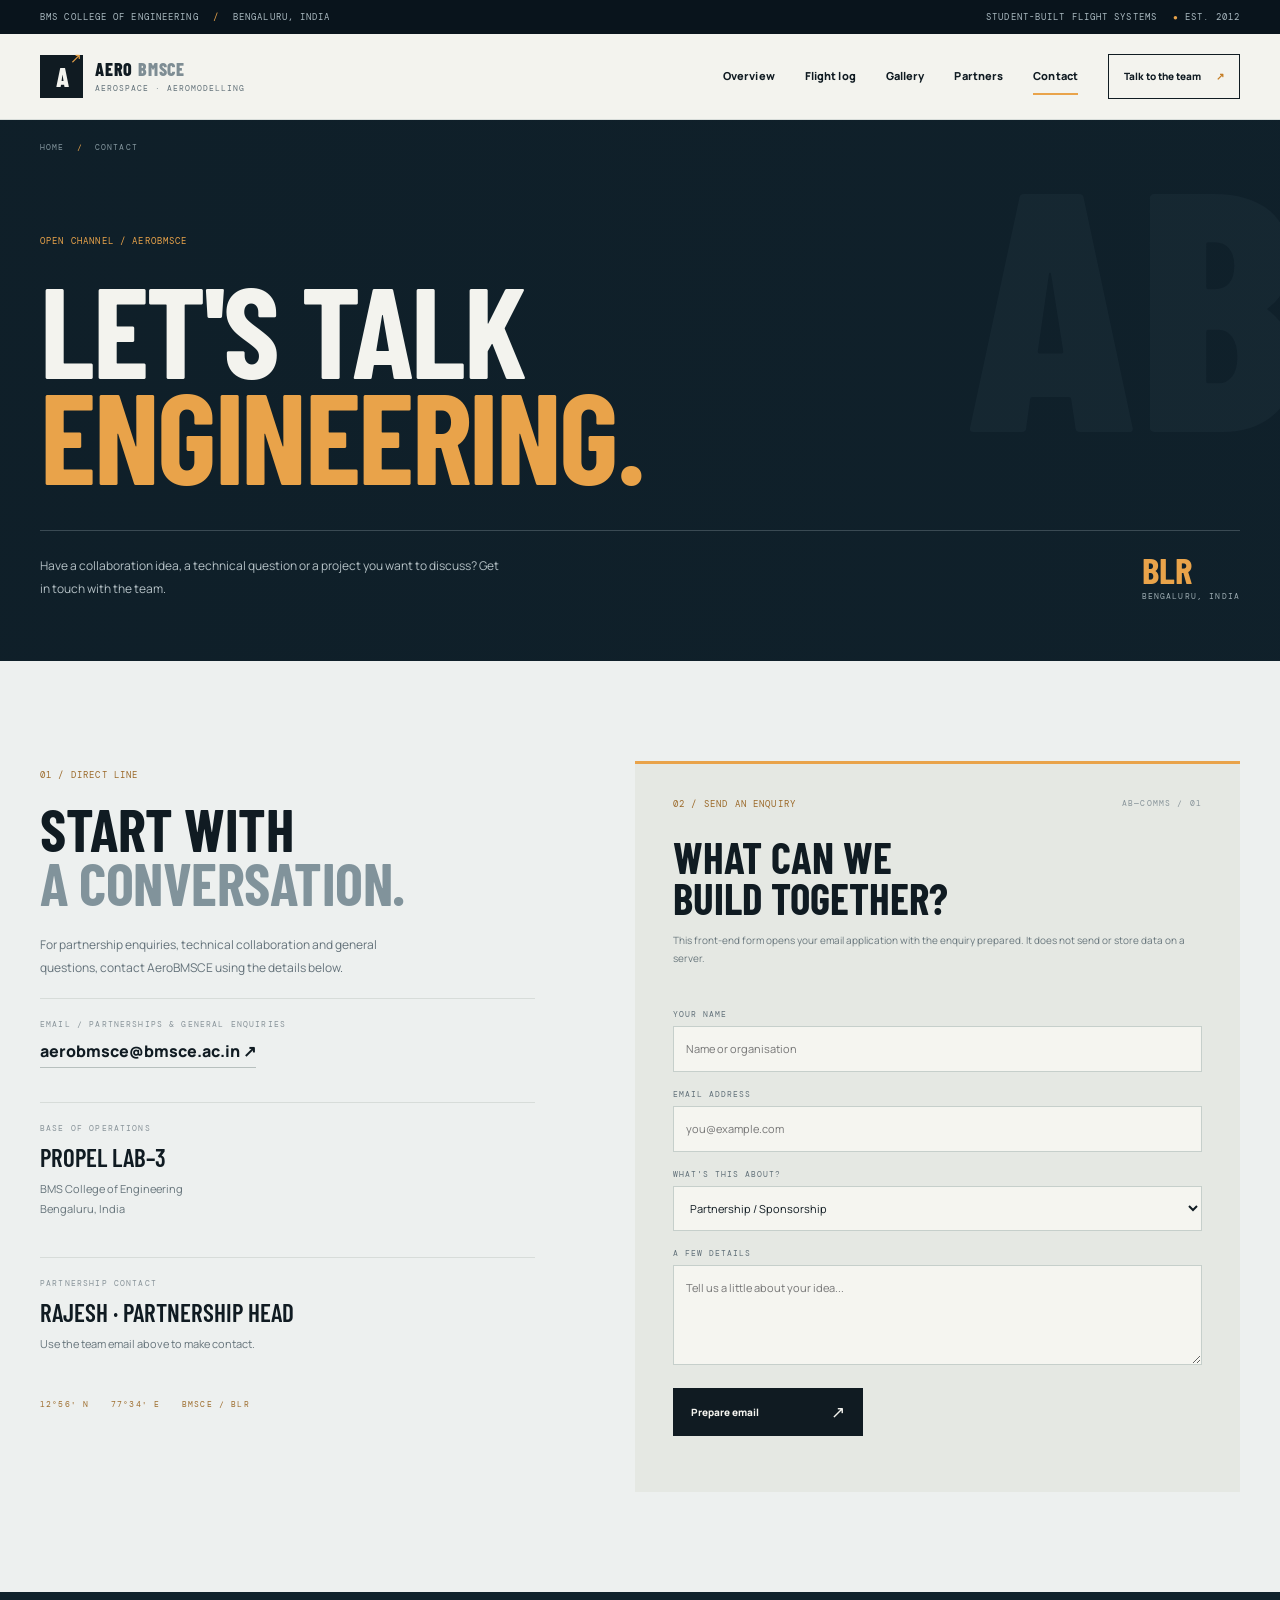
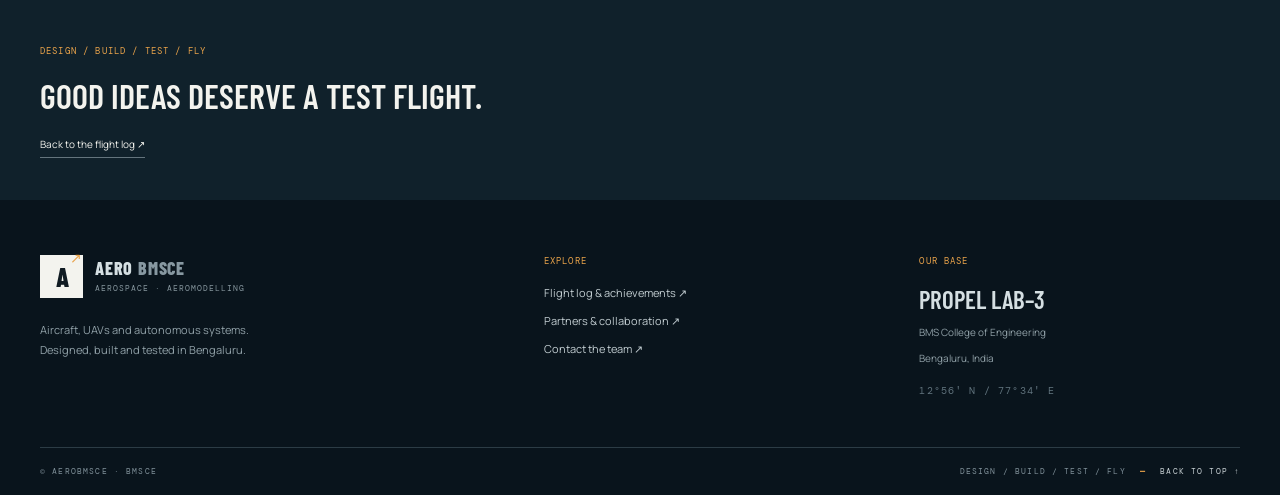
<file: contact.html>
<!DOCTYPE html>
<html lang="en">
 <head>
  <meta charset="utf-8">
  <meta content="width=device-width,initial-scale=1" name="viewport">
  <meta content="AeroBMSCE aerospace, aeromodelling and unmanned systems club at BMS College of Engineering, Bengaluru." name="description">
  <title>
   Contact — AeroBMSCE
  </title>
  <link href="styles.css" rel="stylesheet">
  <script defer src="script.js">
  </script>
 </head>
 <body id="top">
  <div class="utility">
   <div class="wrap utility-inner">
    <span>
     BMS COLLEGE OF ENGINEERING
     <i>
      /
     </i>
     BENGALURU, INDIA
    </span>
    <span class="utility-right">
     STUDENT-BUILT FLIGHT SYSTEMS
     <b>
      ●
     </b>
     EST. 2012
    </span>
   </div>
  </div>
  <header class="site-header">
   <div class="wrap nav-row">
    <a aria-label="AeroBMSCE home" class="wordmark" href="index.html">
     <span class="mark">
      A
      <span>
       ↗
      </span>
     </span>
     <span class="wordmark-text">
      AERO
      <span>
       BMSCE
      </span>
      <small>
       AEROSPACE · AEROMODELLING
      </small>
     </span>
    </a>
    <button aria-expanded="false" aria-label="Toggle navigation" class="menu-toggle">
     MENU
     <span>
      ＋
     </span>
    </button>
    <nav aria-label="Main navigation" class="nav">
     <a data-page="index.html" href="index.html">
      Overview
     </a>
     <a data-page="journey.html" href="journey.html">
      Flight log
     </a>
     <a data-page="gallery.html" href="gallery.html">Gallery</a>
     <a data-page="partners.html" href="partners.html">
      Partners
     </a>
     <a data-page="contact.html" href="contact.html">
      Contact
     </a>
    </nav>
    <a class="header-cta" href="contact.html">
     Talk to the team
     <span>
      ↗
     </span>
    </a>
   </div>
  </header>
  <main>
   <section class="page-hero contact-hero">
    <div class="wrap">
     <div class="breadcrumb">
      <a href="index.html">
       HOME
      </a>
      <span>
       /
      </span>
      <span>
       CONTACT
      </span>
     </div>
     <span class="eyebrow">
      OPEN CHANNEL / AEROBMSCE
     </span>
     <h1>
      Let's talk
      <br>
      <em>
       engineering.
      </em>
     </h1>
     <div class="page-hero-bottom">
      <p>
       Have a collaboration idea, a technical question or a project you want to discuss? Get in touch with the team.
      </p>
      <div class="page-hero-stat">
       <strong>
        BLR
       </strong>
       <span>
        BENGALURU, INDIA
       </span>
      </div>
     </div>
    </div>
   </section>
   <section class="contact-main">
    <div class="wrap contact-grid">
     <div class="contact-details">
      <span class="eyebrow">
       01 / DIRECT LINE
      </span>
      <h2>
       Start with
       <br>
       <span>
        a conversation.
       </span>
      </h2>
      <p>
       For partnership enquiries, technical collaboration and general questions, contact AeroBMSCE using the details below.
      </p>
      <div class="contact-item">
       <span>
        EMAIL / PARTNERSHIPS &amp; GENERAL ENQUIRIES
       </span>
       <a href="mailto:aerobmsce@bmsce.ac.in">
        aerobmsce@bmsce.ac.in ↗
       </a>
      </div>
      <div class="contact-item">
       <span>
        BASE OF OPERATIONS
       </span>
       <strong>
        Propel Lab–3
       </strong>
       <p>
        BMS College of Engineering
        <br>
        Bengaluru, India
       </p>
      </div>
      <div class="contact-item">
       <span>
        PARTNERSHIP CONTACT
       </span>
       <strong>
        Rajesh · Partnership Head
       </strong>
       <p>
        Use the team email above to make contact.
       </p>
      </div>
      <div class="contact-coordinates">
       <span>
        12°56′ N
       </span>
       <span>
        77°34′ E
       </span>
       <span>
        BMSCE / BLR
       </span>
      </div>
     </div>
     <div class="contact-form-panel">
      <div class="form-panel-head">
       <span class="eyebrow">
        02 / SEND AN ENQUIRY
       </span>
       <span class="form-id">
        AB—COMMS / 01
       </span>
      </div>
      <h3>
       What can we
       <br>
       build together?
      </h3>
      <p class="form-note">
       This front-end form opens your email application with the enquiry prepared. It does not send or store data on a server.
      </p>
      <form id="contact-form">
       <label for="name">
        YOUR NAME
       </label>
       <input id="name" name="name" placeholder="Name or organisation" required="">
       <label for="email">
        EMAIL ADDRESS
       </label>
       <input id="email" name="email" placeholder="you@example.com" required="" type="email">
       <label for="topic">
        WHAT'S THIS ABOUT?
       </label>
       <select id="topic" name="topic">
        <option>
         Partnership / Sponsorship
        </option>
        <option>
         Technical collaboration
        </option>
        <option>
         Research and projects
        </option>
        <option>
         General enquiry
        </option>
       </select>
       <label for="message">
        A FEW DETAILS
       </label>
       <textarea id="message" name="message" placeholder="Tell us a little about your idea..." required="" rows="4"></textarea>
       <button class="button button-dark form-submit" type="submit">
        Prepare email
        <span>
         ↗
        </span>
       </button>
       <p aria-live="polite" class="form-status" id="form-status">
       </p>
      </form>
     </div>
    </div>
   </section>
   <section class="contact-end">
    <div class="wrap">
     <span class="eyebrow">
      DESIGN / BUILD / TEST / FLY
     </span>
     <p>
      Good ideas deserve a test flight.
     </p>
     <a href="journey.html">
      Back to the flight log ↗
     </a>
    </div>
   </section>
  </main>
  <footer class="footer">
   <div class="wrap">
    <div class="footer-top">
     <div>
      <a class="wordmark footer-mark" href="index.html">
       <span class="mark">
        A
        <span>
         ↗
        </span>
       </span>
       <span class="wordmark-text">
        AERO
        <span>
         BMSCE
        </span>
        <small>
         AEROSPACE · AEROMODELLING
        </small>
       </span>
      </a>
      <p>
       Aircraft, UAVs and autonomous systems.
       <br>
       Designed, built and tested in Bengaluru.
      </p>
     </div>
     <div class="footer-nav">
      <span class="micro-label">
       EXPLORE
      </span>
      <a href="journey.html">
       Flight log &amp; achievements ↗
      </a>
      <a href="partners.html">
       Partners &amp; collaboration ↗
      </a>
      <a href="contact.html">
       Contact the team ↗
      </a>
     </div>
     <div class="footer-coordinate">
      <span class="micro-label">
       OUR BASE
      </span>
      <strong>
       PROPEL LAB–3
      </strong>
      <span>
       BMS College of Engineering
      </span>
      <span>
       Bengaluru, India
      </span>
      <span class="coord">
       12°56′ N / 77°34′ E
      </span>
     </div>
    </div>
    <div class="footer-bottom">
     <span>
      © AEROBMSCE · BMSCE
     </span>
     <span>
      DESIGN / BUILD / TEST / FLY
      <b>
       —
      </b>
      <a href="#top">
       BACK TO TOP ↑
      </a>
     </span>
    </div>
   </div>
  </footer>
 </body>
</html>
</file>
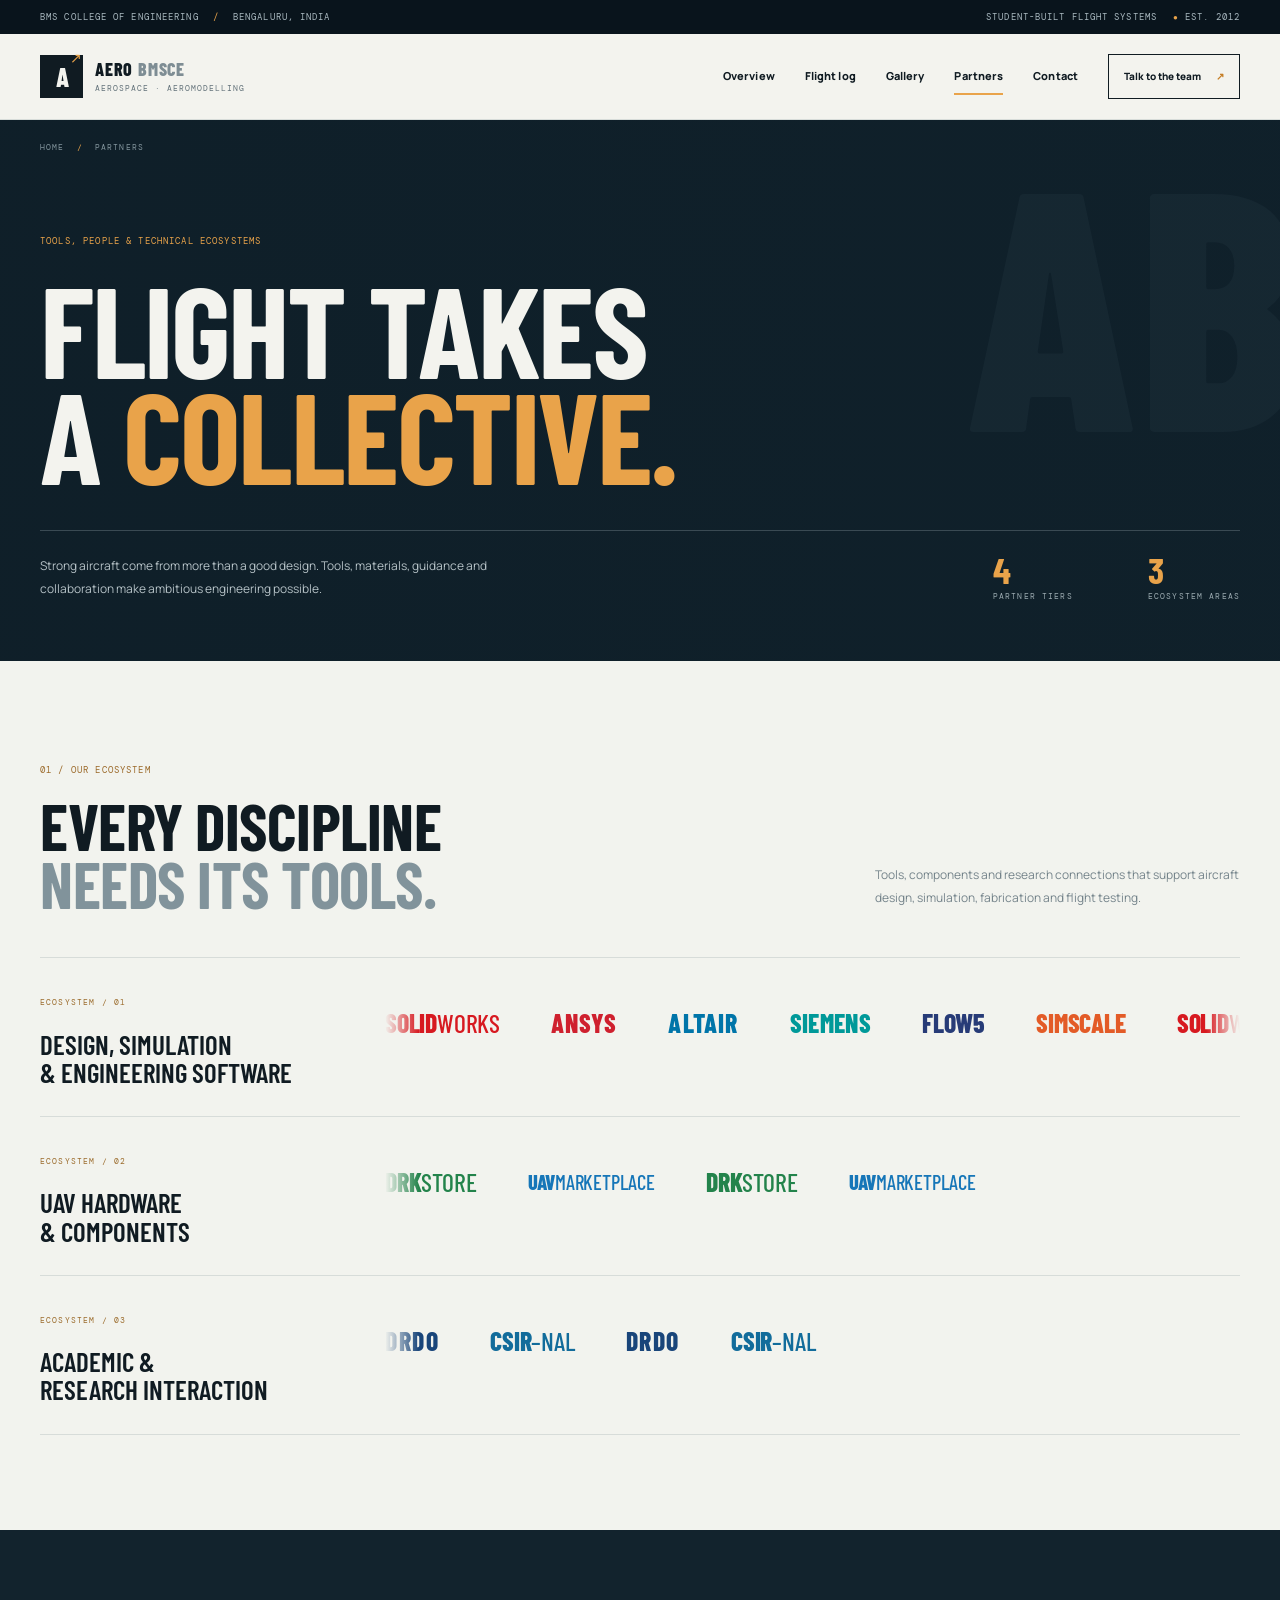
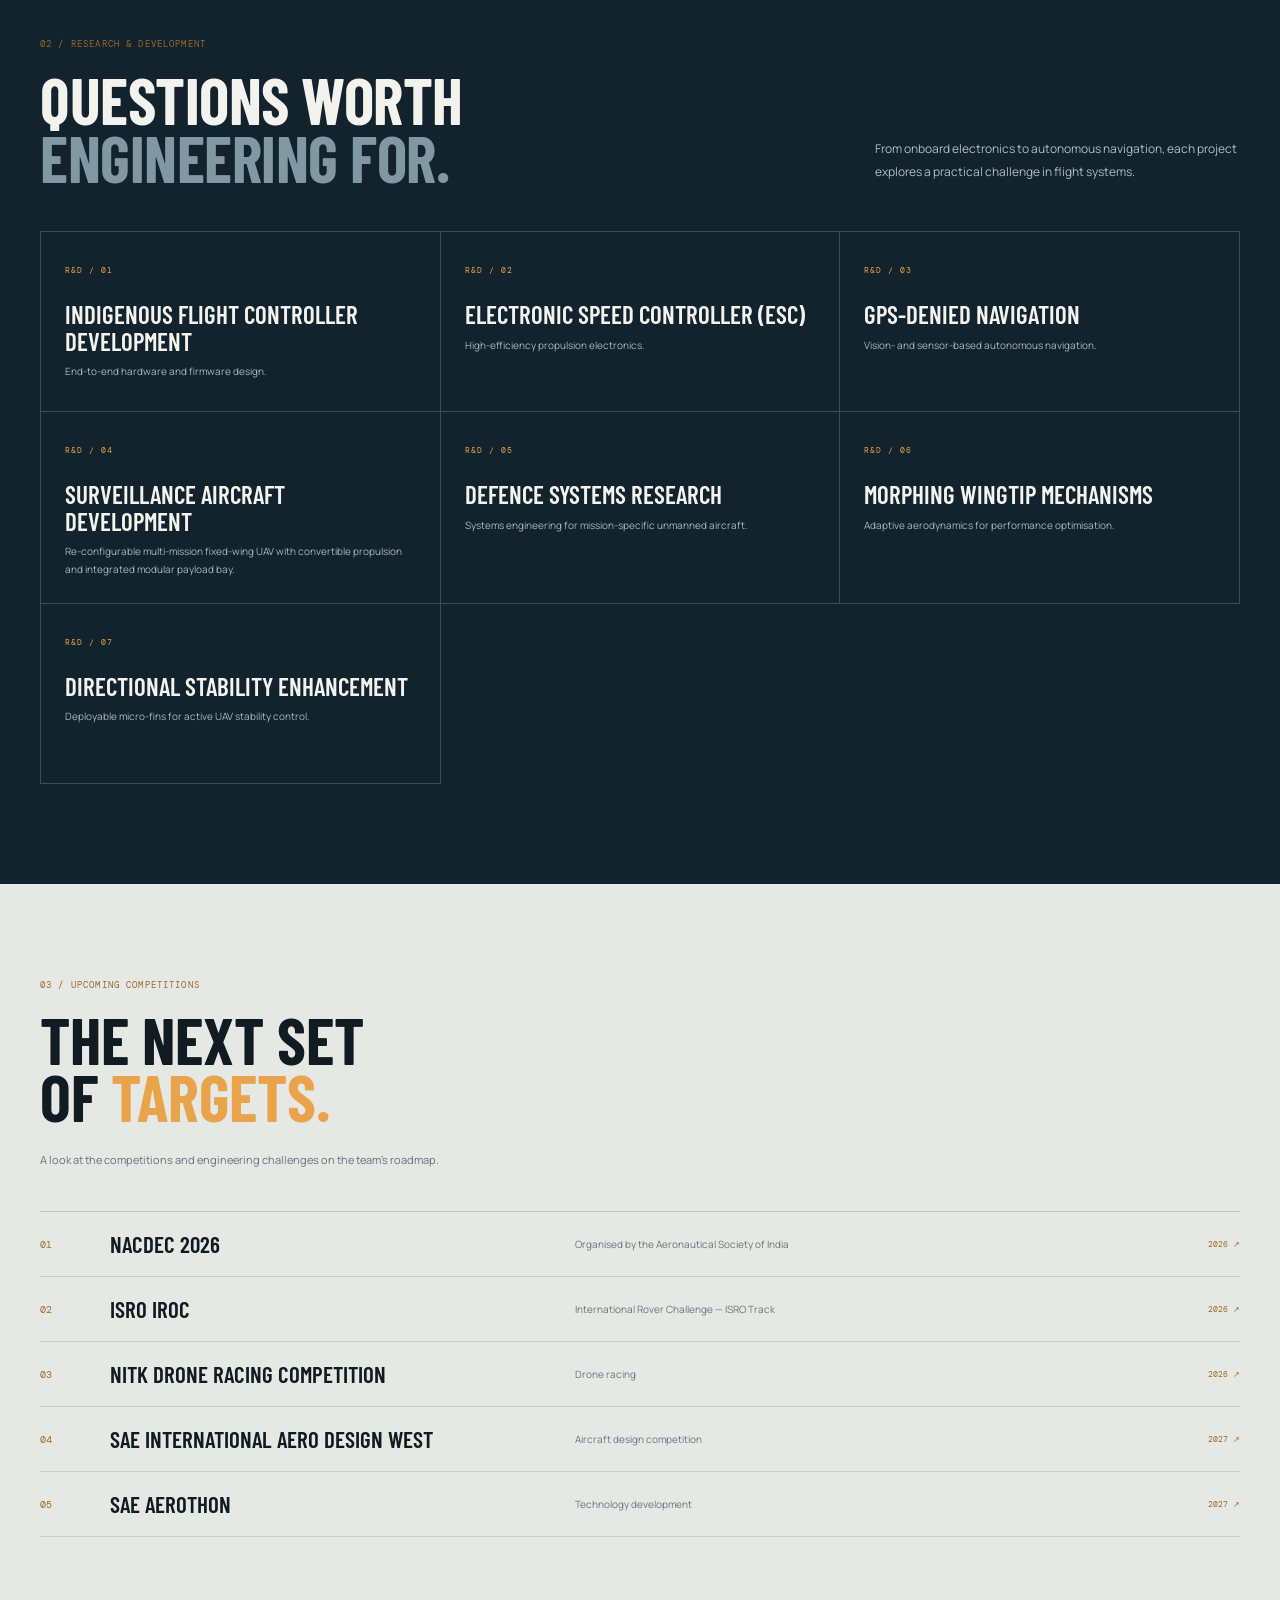
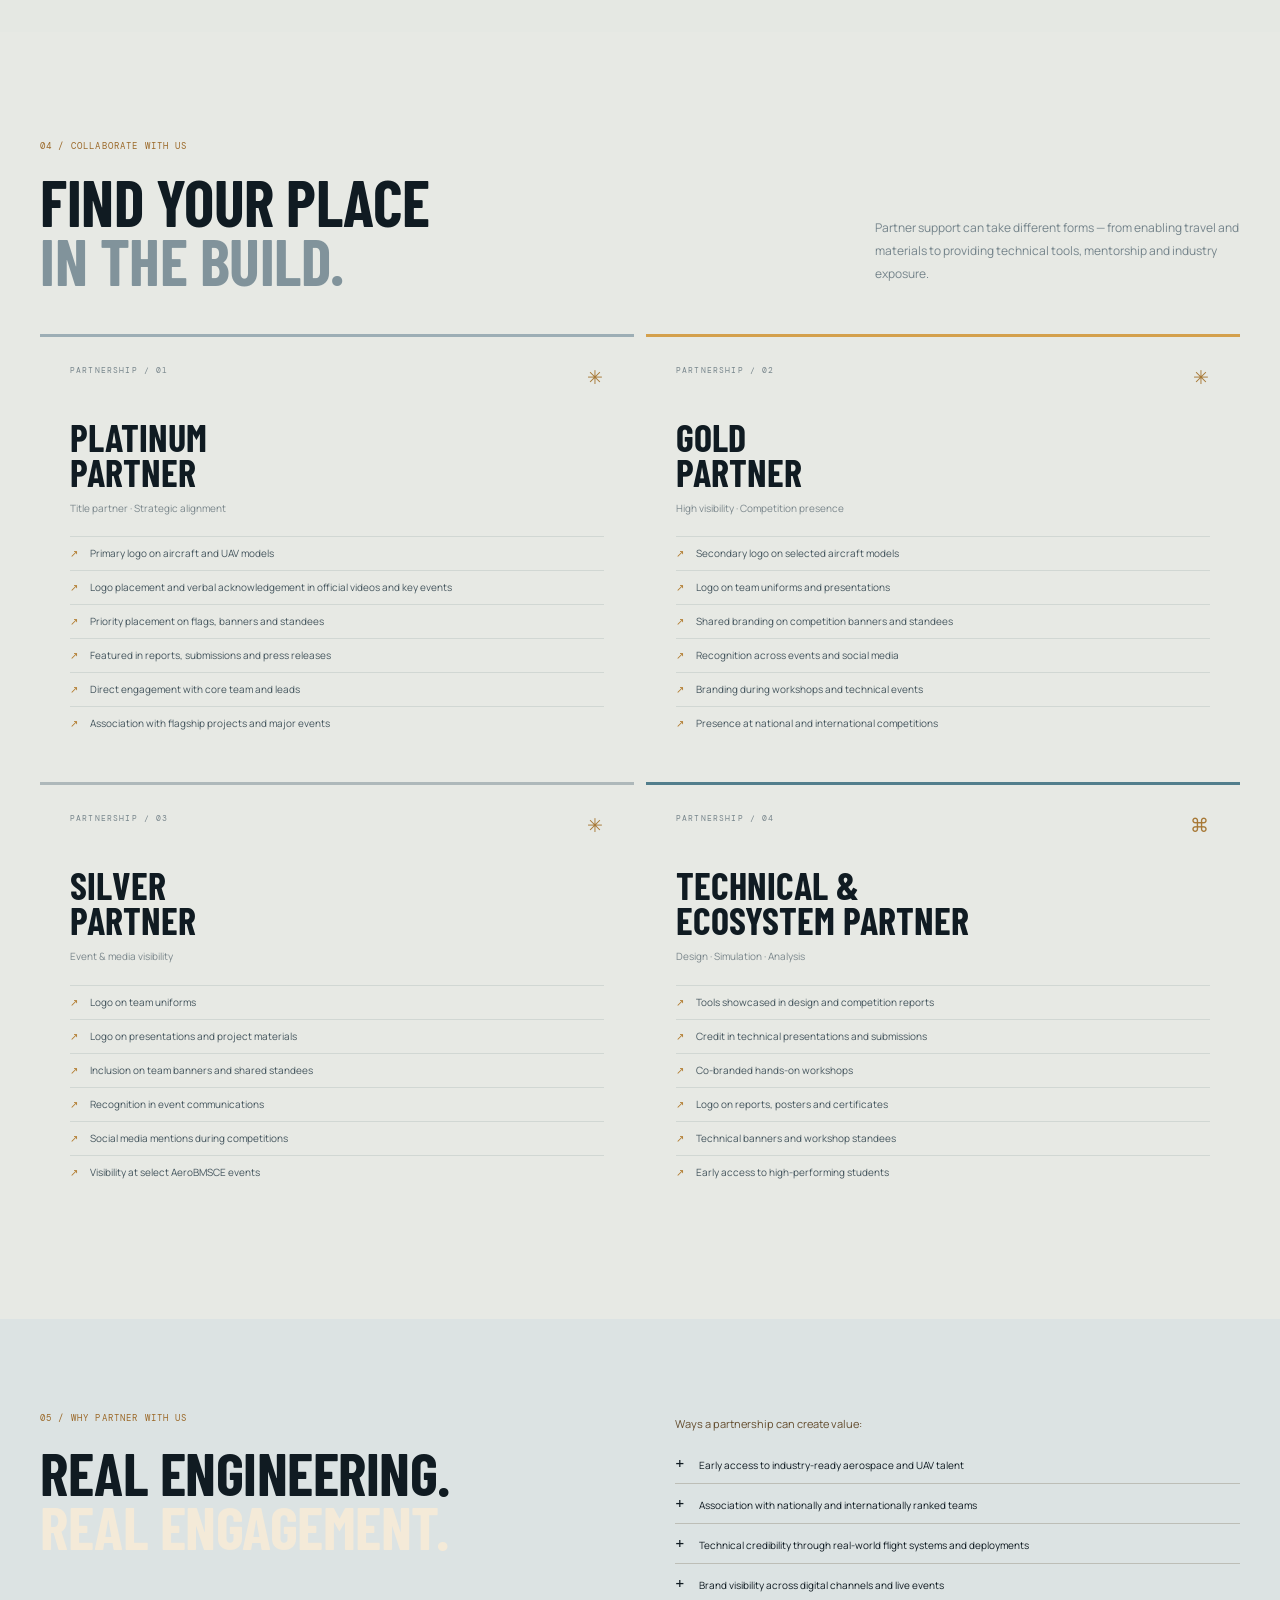
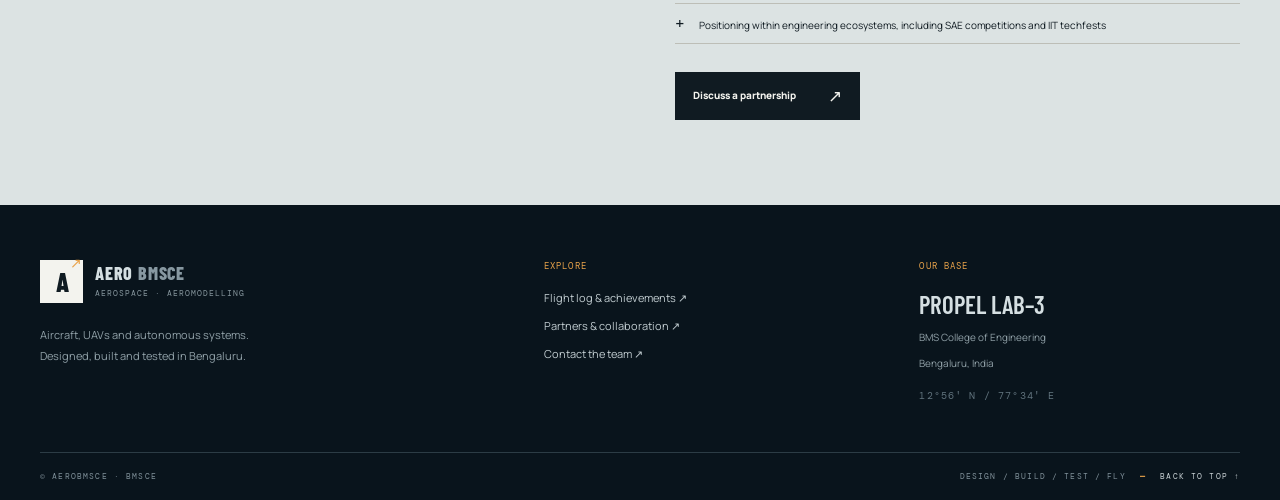
<file: partners.html>
<!DOCTYPE html>
<html lang="en">
 <head>
  <meta charset="utf-8"/>
  <meta content="width=device-width,initial-scale=1" name="viewport"/>
  <meta content="AeroBMSCE aerospace, aeromodelling and unmanned systems club at BMS College of Engineering, Bengaluru." name="description"/>
  <title>
   Partners &mdash; AeroBMSCE
  </title>
  <link href="styles.css" rel="stylesheet"/>
  <script defer="" src="script.js">
  </script>
 </head>
 <body id="top">
  <div class="utility">
   <div class="wrap utility-inner">
    <span>
     BMS COLLEGE OF ENGINEERING
     <i>
      /
     </i>
     BENGALURU, INDIA
    </span>
    <span class="utility-right">
     STUDENT-BUILT FLIGHT SYSTEMS
     <b>
      ●
     </b>
     EST. 2012
    </span>
   </div>
  </div>
  <header class="site-header">
   <div class="wrap nav-row">
    <a aria-label="AeroBMSCE home" class="wordmark" href="index.html">
     <span class="mark">
      A
      <span>
       &nearrow;
      </span>
     </span>
     <span class="wordmark-text">
      AERO
      <span>
       BMSCE
      </span>
      <small>
       AEROSPACE &middot; AEROMODELLING
      </small>
     </span>
    </a>
    <button aria-expanded="false" aria-label="Toggle navigation" class="menu-toggle">
     MENU
     <span>
      ＋
     </span>
    </button>
    <nav aria-label="Main navigation" class="nav">
     <a data-page="index.html" href="index.html">
      Overview
     </a>
     <a data-page="journey.html" href="journey.html">
      Flight log
     </a>
     <a data-page="gallery.html" href="gallery.html">Gallery</a>
     <a data-page="partners.html" href="partners.html">
      Partners
     </a>
     <a data-page="contact.html" href="contact.html">
      Contact
     </a>
    </nav>
    <a class="header-cta" href="contact.html">
     Talk to the team
     <span>
      &nearrow;
     </span>
    </a>
   </div>
  </header>
  <main>
   <section class="page-hero partners-hero">
    <div class="wrap">
     <div class="breadcrumb">
      <a href="index.html">
       HOME
      </a>
      <span>
       /
      </span>
      <span>
       PARTNERS
      </span>
     </div>
     <span class="eyebrow">
      TOOLS, PEOPLE &amp; TECHNICAL ECOSYSTEMS
     </span>
     <h1>
      Flight takes
      <br/>
      a
      <em>
       collective.
      </em>
     </h1>
     <div class="page-hero-bottom">
      <p>
       Strong aircraft come from more than a good design. Tools, materials, guidance and collaboration make ambitious engineering possible.
      </p>
      <div class="page-hero-stat">
       <strong>
        4
       </strong>
       <span>
        PARTNER TIERS
       </span>
      </div>
      <div class="page-hero-stat">
       <strong>
        3
       </strong>
       <span>
        ECOSYSTEM AREAS
       </span>
      </div>
     </div>
    </div>
   </section>
   <section class="ecosystem-section">
    <div class="wrap">
     <div class="section-heading-row">
      <div>
       <span class="eyebrow">
        01 / OUR ECOSYSTEM
       </span>
       <h2>
        Every discipline
        <br/>
        <span>
         needs its tools.
        </span>
       </h2>
      </div>
      <p>
       Tools, components and research connections that support aircraft design, simulation, fabrication and flight testing.
      </p>
     </div>
     <div class="ecosystem-groups">
      <div class="ecosystem-row">
       <div class="eco-label">
        <span>
         ECOSYSTEM / 01
        </span>
        <h3>
         Design, simulation
         <br/>
         &amp; engineering software
        </h3>
       </div>
       <div aria-label="SOLIDWORKS ANSYS ALTAIR SIEMENS FLOW5 SIMSCALE" class="logo-marquee">
        <div class="logo-track">
         <span class="brand-wordmark brand-solidworks">
          SOLID
          <span>
           WORKS
          </span>
         </span>
         <span class="brand-wordmark brand-ansys">
          ANSYS
         </span>
         <span class="brand-wordmark brand-altair">
          ALTAIR
         </span>
         <span class="brand-wordmark brand-siemens">
          SIEMENS
         </span>
         <span class="brand-wordmark brand-flow5">
          FLOW5
         </span>
         <span class="brand-wordmark brand-simscale">
          SIMSCALE
         </span>
         <span aria-hidden="true" class="brand-wordmark brand-solidworks">
          SOLID
          <span>
           WORKS
          </span>
         </span>
         <span aria-hidden="true" class="brand-wordmark brand-ansys">
          ANSYS
         </span>
         <span aria-hidden="true" class="brand-wordmark brand-altair">
          ALTAIR
         </span>
         <span aria-hidden="true" class="brand-wordmark brand-siemens">
          SIEMENS
         </span>
         <span aria-hidden="true" class="brand-wordmark brand-flow5">
          FLOW5
         </span>
         <span aria-hidden="true" class="brand-wordmark brand-simscale">
          SIMSCALE
         </span>
        </div>
       </div>
      </div>
      <div class="ecosystem-row">
       <div class="eco-label">
        <span>
         ECOSYSTEM / 02
        </span>
        <h3>
         UAV hardware
         <br/>
         &amp; components
        </h3>
       </div>
       <div aria-label="DRK STORE UAV MARKETPLACE" class="logo-marquee">
        <div class="logo-track">
         <span class="brand-wordmark brand-drk">
          DRK
          <span>
           STORE
          </span>
         </span>
         <span class="brand-wordmark brand-uav-marketplace">
          UAV
          <span>
           MARKETPLACE
          </span>
         </span>
         <span aria-hidden="true" class="brand-wordmark brand-drk">
          DRK
          <span>
           STORE
          </span>
         </span>
         <span aria-hidden="true" class="brand-wordmark brand-uav-marketplace">
          UAV
          <span>
           MARKETPLACE
          </span>
         </span>
        </div>
       </div>
      </div>
      <div class="ecosystem-row">
       <div class="eco-label">
        <span>
         ECOSYSTEM / 03
        </span>
        <h3>
         Academic &amp;
         <br/>
         research interaction
        </h3>
       </div>
       <div aria-label="DRDO CSIR&ndash;NAL" class="logo-marquee">
        <div class="logo-track">
         <span class="brand-wordmark brand-drdo">
          DRDO
         </span>
         <span class="brand-wordmark brand-csir">
          CSIR
          <span>
           &ndash;NAL
          </span>
         </span>
         <span aria-hidden="true" class="brand-wordmark brand-drdo">
          DRDO
         </span>
         <span aria-hidden="true" class="brand-wordmark brand-csir">
          CSIR
          <span>
           &ndash;NAL
          </span>
         </span>
        </div>
       </div>
      </div>
     </div>
    </div>
   </section>
   <section class="research-section" id="research">
    <div class="wrap">
     <div class="section-heading-row">
      <div>
       <span class="eyebrow">
        02 / RESEARCH &amp; DEVELOPMENT
       </span>
       <h2>
        Questions worth
        <br/>
        <span>
         engineering for.
        </span>
       </h2>
      </div>
      <p>
       From onboard electronics to autonomous navigation, each project explores a practical challenge in flight systems.
      </p>
     </div>
     <div class="research-grid">
      <article>
       <span>
        R&amp;D / 01
       </span>
       <h3>
        Indigenous flight controller development
       </h3>
       <p>
        End-to-end hardware and firmware design.
       </p>
      </article>
      <article>
       <span>
        R&amp;D / 02
       </span>
       <h3>
        Electronic speed controller (ESC)
       </h3>
       <p>
        High-efficiency propulsion electronics.
       </p>
      </article>
      <article>
       <span>
        R&amp;D / 03
       </span>
       <h3>
        GPS-denied navigation
       </h3>
       <p>
        Vision- and sensor-based autonomous navigation.
       </p>
      </article>
      <article>
       <span>
        R&amp;D / 04
       </span>
       <h3>
        Surveillance aircraft development
       </h3>
       <p>
        Re-configurable multi-mission fixed-wing UAV with convertible propulsion and integrated modular payload bay.
       </p>
      </article>
      <article>
       <span>
        R&amp;D / 05
       </span>
       <h3>
        Defence systems research
       </h3>
       <p>
        Systems engineering for mission-specific unmanned aircraft.
       </p>
      </article>
      <article>
       <span>
        R&amp;D / 06
       </span>
       <h3>
        Morphing wingtip mechanisms
       </h3>
       <p>
        Adaptive aerodynamics for performance optimisation.
       </p>
      </article>
      <article>
       <span>
        R&amp;D / 07
       </span>
       <h3>
        Directional stability enhancement
       </h3>
       <p>
        Deployable micro-fins for active UAV stability control.
       </p>
      </article>
     </div>
    </div>
   </section>
   <section class="competition-next">
    <div class="wrap">
     <div class="eyebrow">
      03 / UPCOMING COMPETITIONS
     </div>
     <h2>
      The next set
      <br/>
      of
      <em>
       targets.
      </em>
     </h2>
     <p class="section-intro">
      A look at the competitions and engineering challenges on the team&rsquo;s roadmap.
     </p>
     <div class="upcoming-list">
      <div>
       <span>
        01
       </span>
       <strong>
        NACDEC 2026
       </strong>
       <small>
        Organised by the Aeronautical Society of India
       </small>
       <b>
        2026 &nearrow;
       </b>
      </div>
      <div>
       <span>
        02
       </span>
       <strong>
        ISRO IROC
       </strong>
       <small>
        International Rover Challenge &mdash; ISRO Track
       </small>
       <b>
        2026 &nearrow;
       </b>
      </div>
      <div>
       <span>
        03
       </span>
       <strong>
        NITK Drone Racing Competition
       </strong>
       <small>
        Drone racing
       </small>
       <b>
        2026 &nearrow;
       </b>
      </div>
      <div>
       <span>
        04
       </span>
       <strong>
        SAE International Aero Design West
       </strong>
       <small>
        Aircraft design competition
       </small>
       <b>
        2027 &nearrow;
       </b>
      </div>
      <div>
       <span>
        05
       </span>
       <strong>
        SAE Aerothon
       </strong>
       <small>
        Technology development
       </small>
       <b>
        2027 &nearrow;
       </b>
      </div>
     </div>
    </div>
   </section>
   <section class="tier-section">
    <div class="wrap">
     <div class="section-heading-row">
      <div>
       <span class="eyebrow">
        04 / COLLABORATE WITH US
       </span>
       <h2>
        Find your place
        <br/>
        <span>
         in the build.
        </span>
       </h2>
      </div>
      <p>
       Partner support can take different forms &mdash; from enabling travel and materials to providing technical tools, mentorship and industry exposure.
      </p>
     </div>
     <div class="tier-grid">
      <article class="tier-card tier-platinum">
       <div class="tier-top">
        <span>
         PARTNERSHIP / 01
        </span>
        <span class="tier-symbol">
         ✳
        </span>
       </div>
       <h3>
        Platinum
        <br/>
        Partner
       </h3>
       <p class="tier-tagline">
        Title partner &middot; Strategic alignment
       </p>
       <ul>
        <li>
         Primary logo on aircraft and UAV models
        </li>
        <li>
         Logo placement and verbal acknowledgement in official videos and key events
        </li>
        <li>
         Priority placement on flags, banners and standees
        </li>
        <li>
         Featured in reports, submissions and press releases
        </li>
        <li>
         Direct engagement with core team and leads
        </li>
        <li>
         Association with flagship projects and major events
        </li>
       </ul>
      </article>
      <article class="tier-card tier-gold">
       <div class="tier-top">
        <span>
         PARTNERSHIP / 02
        </span>
        <span class="tier-symbol">
         ✳
        </span>
       </div>
       <h3>
        Gold
        <br/>
        Partner
       </h3>
       <p class="tier-tagline">
        High visibility &middot; Competition presence
       </p>
       <ul>
        <li>
         Secondary logo on selected aircraft models
        </li>
        <li>
         Logo on team uniforms and presentations
        </li>
        <li>
         Shared branding on competition banners and standees
        </li>
        <li>
         Recognition across events and social media
        </li>
        <li>
         Branding during workshops and technical events
        </li>
        <li>
         Presence at national and international competitions
        </li>
       </ul>
      </article>
      <article class="tier-card tier-silver">
       <div class="tier-top">
        <span>
         PARTNERSHIP / 03
        </span>
        <span class="tier-symbol">
         ✳
        </span>
       </div>
       <h3>
        Silver
        <br/>
        Partner
       </h3>
       <p class="tier-tagline">
        Event &amp; media visibility
       </p>
       <ul>
        <li>
         Logo on team uniforms
        </li>
        <li>
         Logo on presentations and project materials
        </li>
        <li>
         Inclusion on team banners and shared standees
        </li>
        <li>
         Recognition in event communications
        </li>
        <li>
         Social media mentions during competitions
        </li>
        <li>
         Visibility at select AeroBMSCE events
        </li>
       </ul>
      </article>
      <article class="tier-card tier-tech">
       <div class="tier-top">
        <span>
         PARTNERSHIP / 04
        </span>
        <span class="tier-symbol">
         ⌘
        </span>
       </div>
       <h3>
        Technical &amp;
        <br/>
        ecosystem partner
       </h3>
       <p class="tier-tagline">
        Design &middot; Simulation &middot; Analysis
       </p>
       <ul>
        <li>
         Tools showcased in design and competition reports
        </li>
        <li>
         Credit in technical presentations and submissions
        </li>
        <li>
         Co-branded hands-on workshops
        </li>
        <li>
         Logo on reports, posters and certificates
        </li>
        <li>
         Technical banners and workshop standees
        </li>
        <li>
         Early access to high-performing students
        </li>
       </ul>
      </article>
     </div>
    </div>
   </section>
   <section class="partner-value">
    <div class="wrap partner-value-inner">
     <div>
      <span class="eyebrow">
       05 / WHY PARTNER WITH US
      </span>
      <h2>
       Real engineering.
       <br/>
       <em>
        Real engagement.
       </em>
      </h2>
     </div>
     <div>
      <p>
       Ways a partnership can create value:
      </p>
      <ul>
       <li>
        Early access to industry-ready aerospace and UAV talent
       </li>
       <li>
        Association with nationally and internationally ranked teams
       </li>
       <li>
        Technical credibility through real-world flight systems and deployments
       </li>
       <li>
        Brand visibility across digital channels and live events
       </li>
       <li>
        Positioning within engineering ecosystems, including SAE competitions and IIT techfests
       </li>
      </ul>
      <a class="button button-dark" href="contact.html">
       Discuss a partnership
       <span>
        &nearrow;
       </span>
      </a>
     </div>
    </div>
   </section>
  </main>
  <footer class="footer">
   <div class="wrap">
    <div class="footer-top">
     <div>
      <a class="wordmark footer-mark" href="index.html">
       <span class="mark">
        A
        <span>
         &nearrow;
        </span>
       </span>
       <span class="wordmark-text">
        AERO
        <span>
         BMSCE
        </span>
        <small>
         AEROSPACE &middot; AEROMODELLING
        </small>
       </span>
      </a>
      <p>
       Aircraft, UAVs and autonomous systems.
       <br/>
       Designed, built and tested in Bengaluru.
      </p>
     </div>
     <div class="footer-nav">
      <span class="micro-label">
       EXPLORE
      </span>
      <a href="journey.html">
       Flight log &amp; achievements &nearrow;
      </a>
      <a href="partners.html">
       Partners &amp; collaboration &nearrow;
      </a>
      <a href="contact.html">
       Contact the team &nearrow;
      </a>
     </div>
     <div class="footer-coordinate">
      <span class="micro-label">
       OUR BASE
      </span>
      <strong>
       PROPEL LAB&ndash;3
      </strong>
      <span>
       BMS College of Engineering
      </span>
      <span>
       Bengaluru, India
      </span>
      <span class="coord">
       12&deg;56&prime; N / 77&deg;34&prime; E
      </span>
     </div>
    </div>
    <div class="footer-bottom">
     <span>
      &copy; AEROBMSCE &middot; BMSCE
     </span>
     <span>
      DESIGN / BUILD / TEST / FLY
      <b>
       &mdash;
      </b>
      <a href="#top">
       BACK TO TOP &uarr;
      </a>
     </span>
    </div>
   </div>
  </footer>
 </body>
</html>
</file>
<file: styles.css>
@import url("https://fonts.googleapis.com/css2?family=Barlow+Condensed:wght@500;600;700;800&family=DM+Mono:wght@400;500&family=Manrope:wght@400;500;600;700;800&display=swap");
:root {
  --ink: #101b22;
  --ink2: #172a35;
  --muted: #63727a;
  --paper: #f3f3ee;
  --white: #fff;
  --line: #d7dcd9;
  --orange: #e9a34a;
  --orange2: #f1b866;
  --blue: #9db7c4;
  --mono: "DM Mono",monospace;
  --sans: "Manrope",Arial,sans-serif;
  --display: "Barlow Condensed","Arial Narrow",sans-serif;
}
* {
  box-sizing: border-box;
}
html {
  scroll-behavior: smooth;
  scroll-padding-top: 90px;
}
body {
  margin: 0;
  background: var(--paper);
  color: var(--ink);
  font-family: var(--sans);
  font-size: 14px;
  line-height: 1.65;
  -webkit-font-smoothing: antialiased;
}
a {
  color: inherit;
  text-decoration: none;
}
img {
  display: block;
  max-width: 100%;
}
button,input,textarea,select {
  font: inherit;
}
.wrap {
  width: min(1240px,calc(100% - 80px));
  margin: 0 auto;
}
.utility {
  height: 34px;
  background: #09141c;
  color: #aab9c0;
  font: 9px var(--mono);
  letter-spacing: 1.1px;
}
.utility-inner {
  height: 100%;
  display: flex;
  align-items: center;
  justify-content: space-between;
}
.utility i {
  font-style: normal;
  color: var(--orange);
  padding: 0 8px;
}
.utility-right b {
  color: var(--orange);
  font-size: 8px;
  padding-left: 10px;
}
.site-header {
  height: 86px;
  background: var(--paper);
  position: relative;
  z-index: 10;
  border-bottom: 1px solid #d7dcd9;
}
.nav-row {
  height: 100%;
  display: flex;
  align-items: center;
  justify-content: space-between;
  gap: 30px;
}
.wordmark {
  display: flex;
  align-items: center;
  gap: 12px;
  flex-shrink: 0;
}
.mark {
  width: 43px;
  height: 43px;
  background: var(--ink);
  color: var(--paper);
  display: grid;
  place-items: center;
  position: relative;
  font: 800 26px var(--display);
  letter-spacing: -2px;
}
.mark span {
  position: absolute;
  right: 3px;
  top: -7px;
  color: var(--orange);
  font: 14px var(--sans);
}
.wordmark-text {
  font: 800 18px var(--display);
  letter-spacing: .8px;
  line-height: 1.03;
}
.wordmark-text>span {
  color: #7e8d94;
}
.wordmark-text small {
  display: block;
  margin-top: 5px;
  font: 8px var(--mono);
  letter-spacing: 1px;
  color: var(--muted);
}
.nav {
  display: flex;
  gap: 30px;
  margin-left: auto;
}
.nav a {
  font-size: 11px;
  font-weight: 800;
  letter-spacing: .1px;
  position: relative;
  padding: 9px 0;
}
.nav a:after {
  content: "";
  position: absolute;
  left: 0;
  right: 100%;
  bottom: 0;
  height: 2px;
  background: var(--orange);
  transition: right .2s;
}
.nav a:hover:after,.nav a[aria-current=page]:after {
  right: 0;
}
.header-cta {
  font-size: 10px;
  font-weight: 800;
  border: 1px solid var(--ink);
  padding: 13px 15px;
  white-space: nowrap;
}
.header-cta span {
  color: #c57e25;
  padding-left: 13px;
}
.menu-toggle {
  display: none;
  background: none;
  border: 0;
  font: 10px var(--mono);
  letter-spacing: 1px;
}
.hero {
  min-height: 680px;
  position: relative;
  overflow: hidden;
  background: #09141d;
  color: #f3f3ee;
}
.hero-image {
  position: absolute;
  inset: 0;
  background: url("assets/images/aircraft-hero.svg") center center/cover no-repeat;
  opacity: .92;
}
.hero-scrim {
  position: absolute;
  inset: 0;
  background: linear-gradient(90deg,rgba(5,13,19,.96) 0%,rgba(5,13,19,.8) 33%,rgba(5,13,19,.15) 72%,rgba(5,13,19,.35) 100%),linear-gradient(0deg,rgba(5,13,19,.75),transparent 28%);
}
.hero-wrap {
  position: relative;
  z-index: 1;
  padding-top: 78px;
  min-height: 680px;
}
.hero-kicker,.eyebrow,.micro-label,.section-index,.image-caption,.feature-image-tag,.cap-number,.cap-link,.team-id,.m-category,.m-result,.season-label,.tier-top,.eco-label>span,.contact-item>span,.form-panel-head,.form-note,.form-status,.contact-coordinates,.closing-foot,.partner-note,.footer-bottom,.coord,.breadcrumb,.page-hero-stat span {
  font: 9px var(--mono);
  letter-spacing: 1.15px;
}
.hero-kicker {
  display: flex;
  align-items: center;
  gap: 11px;
  color: #bdc9ce;
}
.live-dot,.status-dot {
  width: 6px;
  height: 6px;
  background: var(--orange);
  border-radius: 50%;
  display: inline-block;
  box-shadow: 0 0 0 4px rgba(233,163,74,.12);
}
.kicker-line {
  height: 1px;
  width: 40px;
  background: #53636d;
}
.hero h1,.page-hero h1 {
  font: 700 clamp(74px,9vw,132px)/.83 var(--display);
  letter-spacing: -2.5px;
  margin: 42px 0 28px;
  text-transform: uppercase;
}
.hero h1 em,.page-hero h1 em,.feature-copy h2 em,.partners-band h2 em,.closing-inner h2 em,.competition-next h2 em {
  font-style: normal;
  color: var(--orange);
}
.hero-intro {
  max-width: 450px;
  font-size: 14px;
  line-height: 1.9;
  color: #c1cbd0;
}
.hero-buttons {
  display: flex;
  align-items: center;
  gap: 26px;
  margin-top: 29px;
}
.button {
  display: inline-flex;
  align-items: center;
  justify-content: space-between;
  gap: 32px;
  min-height: 48px;
  padding: 0 18px;
  font-size: 10px;
  font-weight: 800;
  transition: transform .2s,background .2s;
  border: 0;
  cursor: pointer;
}
.button:hover {
  transform: translateY(-2px);
}
.button span {
  font-size: 17px;
  font-weight: 400;
}
.button-light {
  background: var(--paper);
  color: var(--ink);
}
.button-dark {
  background: var(--ink);
  color: var(--paper);
}
.button-outline {
  border: 1px solid #6d7d85;
  color: var(--paper);
}
.text-link {
  font-size: 10px;
  font-weight: 800;
}
.text-link span {
  color: var(--orange);
  padding-left: 8px;
}
.hero-bottom {
  position: absolute;
  left: 0;
  right: 0;
  bottom: 25px;
  display: flex;
  justify-content: space-between;
  align-items: center;
  color: #a8b7bd;
  font: 9px var(--mono);
  letter-spacing: 1px;
}
.hero-bottom b {
  color: var(--orange);
}
.hero-bottom-center {
  position: absolute;
  left: 50%;
  transform: translateX(-50%);
}
.hero-stamp {
  position: absolute;
  right: max(40px,calc((100vw - 1240px)/2));
  top: 100px;
  display: flex;
  align-items: center;
  gap: 14px;
  color: #aebdc3;
}
.stamp-circle {
  width: 95px;
  height: 95px;
  border: 1px solid #81959f;
  border-radius: 50%;
  display: flex;
  flex-direction: column;
  align-items: center;
  justify-content: center;
  position: relative;
}
.stamp-circle:before,.stamp-circle:after {
  content: "";
  position: absolute;
  background: var(--orange);
}
.stamp-circle:before {
  width: 1px;
  height: 109px;
}
.stamp-circle:after {
  height: 1px;
  width: 109px;
}
.stamp-circle span {
  font: 700 28px var(--display);
  color: #f3f3ee;
  z-index: 1;
}
.stamp-circle small {
  font: 6px var(--mono);
  letter-spacing: 1px;
  z-index: 1;
}
.stamp-caption {
  font: 8px/1.8 var(--mono);
  letter-spacing: 1px;
}
.proof-strip {
  background: #e7e9e4;
  border-bottom: 1px solid var(--line);
}
.proof-grid {
  min-height: 150px;
  display: grid;
  grid-template-columns: 1.35fr repeat(4,1fr);
  align-items: center;
}
.proof-heading {
  border-right: 1px solid #c8cfcc;
  padding-right: 20px;
}
.micro-label {
  color: #65757d;
}
.proof-heading p {
  font: 600 16px/1.35 var(--display);
  text-transform: uppercase;
  margin: 12px 0 0;
}
.proof-stat {
  padding-left: 28px;
  border-right: 1px solid #c8cfcc;
  min-height: 64px;
  display: flex;
  flex-direction: column;
  justify-content: center;
  gap: 5px;
}
.proof-stat:last-child {
  border: 0;
}
.proof-stat strong {
  font: 700 43px/.9 var(--display);
  letter-spacing: -1px;
}
.proof-stat strong span {
  color: #cb862e;
}
.proof-stat>span {
  font-size: 10px;
  color: #5d6b72;
  line-height: 1.5;
}
.section {
  padding: 105px 0;
}
.split-layout {
  display: grid;
  grid-template-columns: 110px 1fr 1fr;
  gap: 45px;
  align-items: start;
}
.section-index {
  display: flex;
  flex-direction: column;
  gap: 16px;
  color: #7a878c;
  padding-top: 7px;
}
.index-rule {
  width: 35px;
  height: 2px;
  background: var(--orange);
}
.eyebrow {
  color: #9b6929;
}
.who-copy h2,.section-heading-row h2,.milestones-head h2,.gallery-wrap h2,.ecosystem-section h2,.research-section h2,.tier-section h2,.partner-value h2,.contact-details h2 {
  font: 700 clamp(42px,5vw,67px)/.91 var(--display);
  letter-spacing: -.5px;
  text-transform: uppercase;
  margin: 18px 0 25px;
}
.who-copy h2 span,.section-heading-row h2 span,.milestones-head h2 span,.gallery-wrap h2 span,.ecosystem-section h2 span,.research-section h2 span,.tier-section h2 span,.contact-details h2 span {
  color: #81939b;
}
.who-copy p:not(.eyebrow) {
  max-width: 530px;
  color: #56656c;
  font-size: 12px;
  line-height: 1.95;
}
.who-copy .lead {
  font-size: 14px !important;
  color: #283a43 !important;
}
.under-link {
  display: inline-flex;
  gap: 30px;
  border-bottom: 1px solid #a7b1b2;
  padding: 12px 0 9px;
  margin-top: 12px;
  font-size: 10px;
  font-weight: 800;
}
.under-link span {
  color: #b97929;
}
.who-visual {
  margin-top: 75px;
  position: relative;
}
.who-visual img {
  width: 100%;
  aspect-ratio: 1.35;
  object-fit: cover;
}
.image-caption {
  display: flex;
  justify-content: space-between;
  margin-top: 10px;
  color: #79868c;
  font-size: 8px;
}
.capabilities {
  background: #12232d;
  color: var(--paper);
  padding: 100px 0 110px;
}
.section-heading-row {
  display: flex;
  justify-content: space-between;
  align-items: flex-end;
  gap: 40px;
  margin-bottom: 44px;
}
.section-heading-row h2 {
  margin-bottom: 0;
}
.section-heading-row>p {
  max-width: 365px;
  color: #75848b;
  font-size: 12px;
  line-height: 1.9;
  margin: 0 0 4px;
}
.capabilities .section-heading-row>p {
  color: #b1bec3;
}
.capabilities .section-heading-row h2 span {
  color: #8298a2;
}
.capability-grid {
  display: grid;
  grid-template-columns: repeat(3,1fr);
  border-top: 1px solid #40515a;
  border-bottom: 1px solid #40515a;
}
.capability {
  position: relative;
  padding: 28px 30px 28px 0;
  min-height: 300px;
  border-right: 1px solid #40515a;
  display: flex;
  flex-direction: column;
  transition: background .2s,padding .2s;
}
.capability:nth-child(2) {
  padding-left: 30px;
}
.capability:nth-child(3) {
  padding-left: 30px;
  border-right: 0;
}
.capability:hover {
  background: #1a303c;
}
.cap-number {
  color: #b5c0c5;
}
.cap-icon {
  font-size: 35px;
  color: var(--orange);
  margin: 24px 0 9px;
}
.capability h3 {
  font: 600 34px/.98 var(--display);
  text-transform: uppercase;
  margin: 0 0 14px;
}
.capability p {
  max-width: 300px;
  color: #a7b5bc;
  font-size: 11px;
  line-height: 1.8;
}
.cap-link {
  font-size: 8px;
  color: var(--orange);
  margin-top: auto;
  padding-top: 22px;
}
.feature-win {
  display: grid;
  grid-template-columns: 1fr 1fr;
  background: #e5e7e2;
}
.feature-image {
  position: relative;
  min-height: 560px;
  background: #d9e0e2;
}
.feature-image img {
  width: 100%;
  height: 100%;
  position: absolute;
  inset: 0;
  object-fit: cover;
}
.feature-image-tag {
  position: absolute;
  bottom: 20px;
  left: 25px;
  background: var(--ink);
  color: var(--paper);
  padding: 10px 12px;
  font-size: 8px;
}
.feature-copy {
  padding: 85px max(55px,calc((100vw - 1240px)/2 - 10px)) 70px 70px;
}
.feature-date {
  font: 700 45px/.9 var(--display);
  margin: 42px 0 15px;
}
.feature-date span {
  font: 9px var(--mono);
  letter-spacing: 1px;
  color: #7c898f;
}
.feature-copy h2 {
  font: 700 clamp(48px,5vw,72px)/.9 var(--display);
  text-transform: uppercase;
  margin: 0 0 30px;
}
.win-detail {
  display: flex;
  gap: 17px;
  border-top: 1px solid #c9cfcb;
  padding: 20px 0 27px;
  margin-bottom: 12px;
}
.win-medal {
  width: 39px;
  height: 39px;
  border: 1px solid #bd852e;
  display: grid;
  place-items: center;
  color: #a56b20;
  font: 700 19px var(--display);
  flex-shrink: 0;
}
.win-detail strong {
  font-size: 12px;
}
.win-detail p {
  font-size: 11px;
  color: #5c6a70;
  line-height: 1.8;
  margin: 7px 0 0;
}
.partners-band {
  background: #0b171f;
  color: var(--paper);
  padding: 100px 0 65px;
}
.partners-band-inner {
  display: grid;
  grid-template-columns: 1fr 1fr;
  gap: 20px 80px;
}
.partners-band h2,.closing-inner h2,.competition-next h2 {
  font: 700 clamp(46px,6vw,77px)/.88 var(--display);
  text-transform: uppercase;
  margin: 20px 0 0;
}
.partners-band-copy {
  padding-top: 30px;
  max-width: 420px;
}
.partners-band-copy p {
  color: #b2bec3;
  font-size: 12px;
  line-height: 1.9;
  margin: 0 0 25px;
}
.partner-wordmarks {
  grid-column: 1/3;
  display: flex;
  align-items: center;
  justify-content: space-between;
  gap: 20px;
  border-top: 1px solid #33434c;
  border-bottom: 1px solid #33434c;
  padding: 24px 0;
  margin-top: 45px;
  color: #9eacb2;
  font: 700 17px var(--display);
  letter-spacing: 1px;
}
.partner-wordmarks span:nth-child(2),.partner-wordmarks span:nth-child(5) {
  color: #e4e9e9;
}
.partner-note {
  grid-column: 1/3;
  color: #71818a;
  font-size: 8px;
}
.closing-cta {
  background: var(--orange);
  padding: 82px 0 30px;
}
.closing-inner {
  position: relative;
}
.closing-inner .eyebrow {
  color: #5e421f;
}
.closing-inner h2 {
  font-size: clamp(60px,8vw,104px);
  margin: 20px 0 45px;
}
.closing-inner h2 em {
  color: #f5eee2;
}
.round-arrow {
  position: absolute;
  right: 0;
  top: 60px;
  width: 88px;
  height: 88px;
  border: 1px solid #6e4e26;
  border-radius: 50%;
  display: grid;
  place-items: center;
  font-size: 35px;
  transition: background .2s;
}
.round-arrow:hover {
  background: #f1b866;
}
.closing-foot {
  display: block;
  border-top: 1px solid rgba(52,39,20,.3);
  padding-top: 20px;
  color: #624a2a;
}
.footer {
  background: #09141c;
  color: #d5dfe2;
  padding: 55px 0 0;
}
.footer-top {
  display: grid;
  grid-template-columns: 1.4fr 1fr 1fr;
  gap: 55px;
  padding-bottom: 50px;
}
.footer-mark .mark {
  background: var(--paper);
  color: var(--ink);
}
.footer-mark .wordmark-text>span {
  color: #8798a1;
}
.footer-mark .wordmark-text small {
  color: #86969d;
}
.footer-top>div:first-child p {
  color: #91a1a8;
  font-size: 11px;
  line-height: 1.9;
  margin-top: 22px;
}
.footer-nav,.footer-coordinate {
  display: flex;
  flex-direction: column;
  align-items: flex-start;
  gap: 10px;
}
.footer-nav .micro-label,.footer-coordinate .micro-label {
  color: var(--orange);
  margin-bottom: 7px;
}
.footer-nav a {
  font-size: 11px;
  color: #c2cdd1;
}
.footer-coordinate strong {
  font: 600 25px var(--display);
}
.footer-coordinate>span:not(.micro-label) {
  font-size: 10px;
  color: #91a1a8;
}
.coord {
  color: #61737d !important;
  margin-top: 7px;
}
.footer-bottom {
  border-top: 1px solid #2c3c45;
  min-height: 48px;
  display: flex;
  justify-content: space-between;
  align-items: center;
  color: #80919a;
  font-size: 8px;
}
.footer-bottom b {
  color: var(--orange);
  padding: 0 8px;
}
.footer-bottom a {
  color: #c8d1d4;
}
.page-hero {
  background: #10212b;
  color: var(--paper);
  padding: 22px 0 60px;
  position: relative;
  overflow: hidden;
}
.page-hero:after {
  content: "AB";
  position: absolute;
  right: -20px;
  top: 40px;
  font: 800 340px/.8 var(--display);
  color: rgba(165,187,197,.045);
  pointer-events: none;
}
.breadcrumb {
  display: flex;
  gap: 12px;
  color: #84969e;
  font-size: 8px;
  margin-bottom: 75px;
}
.breadcrumb span:nth-child(2) {
  color: var(--orange);
}
.breadcrumb a:hover {
  color: var(--orange);
}
.page-hero .eyebrow {
  color: var(--orange);
}
.page-hero h1 {
  font-size: clamp(75px,10vw,130px);
  margin: 25px 0 42px;
  position: relative;
  z-index: 1;
}
.page-hero-bottom {
  display: flex;
  align-items: flex-end;
  gap: 70px;
  border-top: 1px solid #3a4a53;
  padding-top: 22px;
  position: relative;
  z-index: 1;
}
.page-hero-bottom>p {
  max-width: 470px;
  color: #b5c1c6;
  font-size: 12px;
  line-height: 1.9;
  margin: 0 auto 0 0;
}
.page-hero-stat {
  display: flex;
  flex-direction: column;
  gap: 5px;
  min-width: 85px;
}
.page-hero-stat strong {
  font: 700 37px/.9 var(--display);
  color: var(--orange);
}
.page-hero-stat span {
  color: #9cabb1;
  font-size: 8px;
}
.team-lineup,.ecosystem-section {
  padding: 95px 0;
}
.team-grid {
  display: grid;
  grid-template-columns: repeat(4,1fr);
  border-top: 1px solid var(--line);
  border-bottom: 1px solid var(--line);
}
.team-grid article {
  position: relative;
  padding: 25px 20px 28px 0;
  border-right: 1px solid var(--line);
  min-height: 190px;
}
.team-grid article+article {
  padding-left: 22px;
}
.team-grid article:last-child {
  border: 0;
}
.team-id {
  color: #87949a;
  font-size: 8px;
}
.team-grid h3 {
  font: 700 34px var(--display);
  text-transform: uppercase;
  margin: 30px 0 2px;
}
.team-grid p {
  font-size: 11px;
  color: #69777e;
  margin: 0;
}
.team-glyph {
  position: absolute;
  right: 18px;
  top: 22px;
  color: #c18430;
  font-size: 20px;
}
.milestones-section {
  background: #e5e8e3;
  padding: 95px 0 100px;
}
.milestones-head {
  display: flex;
  justify-content: space-between;
  align-items: flex-end;
  gap: 40px;
  margin-bottom: 45px;
}
.milestones-head h2 {
  margin-bottom: 0;
}
.milestones-head>p {
  max-width: 350px;
  color: #6a777d;
  font-size: 11px;
  line-height: 1.9;
}
.milestone-list {
  border-top: 1px solid #bdc6c4;
}
.season-label {
  display: flex;
  align-items: center;
  gap: 24px;
  padding: 27px 0 12px;
  color: #a36b22;
  font-size: 9px;
}
.season-label span:first-child {
  font: 700 30px var(--display);
  color: var(--ink);
}
.milestone {
  display: grid;
  grid-template-columns: 75px 1fr 105px;
  gap: 20px;
  align-items: start;
  padding: 22px 0 24px;
  border-bottom: 1px solid #cbd2ce;
}
.m-index {
  font: 10px var(--mono);
  color: #7b898f;
  padding-top: 4px;
}
.m-category {
  font-size: 8px;
  color: #7d8a90;
}
.milestone h3 {
  font: 600 24px/1.1 var(--display);
  text-transform: uppercase;
  margin: 8px 0 5px;
}
.milestone p {
  font-size: 11px;
  color: #65737a;
  margin: 0;
}
.m-result {
  justify-self: end;
  color: #a16c27;
  border: 1px solid #c7a16c;
  padding: 7px 8px;
  font-size: 8px;
  white-space: nowrap;
}
.milestone-note {
  font-size: 10px;
  color: #758188;
  margin-top: 22px;
}
.journey-gallery {
  padding: 95px 0;
}
.gallery-wrap {
  display: grid;
  grid-template-columns: .9fr 1fr 1fr;
  gap: 22px;
  align-items: start;
}
.gallery-wrap>div:first-child {
  padding-right: 15px;
}
.gallery-wrap h2 {
  font-size: 52px;
}
.gallery-wrap p {
  font-size: 11px;
  color: #69777d;
  line-height: 1.9;
}
.gallery-slot {
  position: relative;
}
.gallery-slot img {
  width: 100%;
  aspect-ratio: 1.08;
  object-fit: cover;
}
.gallery-slot span {
  display: block;
  margin-top: 10px;
  font: 8px var(--mono);
  letter-spacing: 1px;
  color: #77858b;
}
.gallery-slot-tall {
  margin-top: 55px;
}
.gallery-slot-tall img {
  aspect-ratio: .83;
}
.ecosystem-groups {
  border-top: 1px solid var(--line);
}
.ecosystem-row {
  display: grid;
  grid-template-columns: 300px 1fr;
  gap: 45px;
  padding: 30px 0;
  border-bottom: 1px solid var(--line);
}
.eco-label>span {
  color: #9b6b2b;
  font-size: 8px;
}
.eco-label h3 {
  font: 600 27px/1.05 var(--display);
  text-transform: uppercase;
  margin: 18px 0 0;
}
.logo-grid {
  display: grid;
  grid-template-columns: repeat(3,1fr);
  gap: 10px;
}
.logo-tile {
  min-height: 92px;
  border: 1px solid #d4dad6;
  display: flex;
  align-items: center;
  justify-content: center;
  flex-direction: row;
  gap: 4px;
  font: 700 20px var(--display);
  letter-spacing: .2px;
  color: #394b54;
  background: #ebece7;
}
.logo-tile span {
  font-weight: 500;
  color: #7d8d93;
}
.logo-placeholder {
  font: 8px var(--mono);
  letter-spacing: 1px;
  color: #7c898e;
  text-align: center;
  border-style: dashed;
}
.research-section {
  background: #12232d;
  color: var(--paper);
  padding: 100px 0;
}
.research-section .section-heading-row>p {
  color: #b0bdc2;
}
.research-section h2 span {
  color: #8197a1;
}
.research-grid {
  display: grid;
  grid-template-columns: repeat(3,1fr);
  border-top: 1px solid #3d4d56;
  border-left: 1px solid #3d4d56;
}
.research-grid article {
  padding: 24px 24px 25px;
  border-right: 1px solid #3d4d56;
  border-bottom: 1px solid #3d4d56;
  min-height: 180px;
}
.research-grid article>span {
  font: 8px var(--mono);
  letter-spacing: 1px;
  color: var(--orange);
}
.research-grid h3 {
  font: 600 25px/1.05 var(--display);
  text-transform: uppercase;
  margin: 22px 0 8px;
}
.research-grid p {
  font-size: 10px;
  line-height: 1.8;
  color: #aab7bd;
  margin: 0;
}
.status-note {
  display: flex;
  gap: 15px;
  background: #1b303b;
  padding: 20px 23px;
  margin-top: 25px;
  border-left: 2px solid var(--orange);
}
.status-note .status-dot {
  flex-shrink: 0;
  margin-top: 6px;
}
.status-note strong {
  font: 8px var(--mono);
  letter-spacing: 1px;
  color: #d7e0e3;
}
.status-note p {
  font-size: 10px;
  color: #aab7bd;
  line-height: 1.8;
  margin: 7px 0 0;
}
.competition-next {
  padding: 95px 0;
  background: #e5e8e3;
}
.competition-next h2 {
  font-size: 65px;
}
.competition-next .section-intro {
  max-width: 520px;
  color: #65737a;
  font-size: 11px;
  line-height: 1.9;
  margin: 25px 0 40px;
}
.upcoming-list {
  border-top: 1px solid #bdc6c2;
}
.upcoming-list>div {
  display: grid;
  grid-template-columns: 50px 1fr 1.2fr 110px;
  gap: 20px;
  align-items: center;
  padding: 18px 0;
  border-bottom: 1px solid #c8cfcb;
}
.upcoming-list>div>span {
  font: 10px var(--mono);
  color: #9a6a2a;
}
.upcoming-list strong {
  font: 600 23px var(--display);
  text-transform: uppercase;
}
.upcoming-list small {
  font-size: 10px;
  color: #68767d;
}
.upcoming-list b {
  font: 8px var(--mono);
  color: #9b6a29;
  text-align: right;
}
.tier-section {
  padding: 100px 0;
}
.tier-grid {
  display: grid;
  grid-template-columns: repeat(2,1fr);
  gap: 12px;
}
.tier-card {
  padding: 28px 30px 30px;
  background: #e7e9e4;
  border-top: 3px solid #a9b5b8;
}
.tier-platinum {
  border-top-color: #9daeb5;
}
.tier-gold {
  border-top-color: #d4a04c;
}
.tier-silver {
  border-top-color: #aeb8ba;
}
.tier-tech {
  border-top-color: #527e8c;
}
.tier-top {
  display: flex;
  justify-content: space-between;
  color: #78868c;
  font-size: 8px;
}
.tier-symbol {
  font-size: 19px;
  color: #a77835;
}
.tier-card h3 {
  font: 700 38px/.92 var(--display);
  text-transform: uppercase;
  margin: 30px 0 10px;
}
.tier-tagline {
  font-size: 10px;
  color: #7b878c;
  margin: 0 0 20px;
}
.tier-card ul,.partner-value ul {
  list-style: none;
  padding: 0;
  margin: 0;
}
.tier-card li {
  font-size: 10px;
  line-height: 1.7;
  padding: 8px 0;
  border-top: 1px solid #d1d7d3;
  color: #45565e;
}
.tier-card li:before {
  content: "↗";
  color: #b27b2e;
  margin-right: 10px;
}
.partner-value {
  background: var(--orange);
  padding: 85px 0;
}
.partner-value-inner {
  display: grid;
  grid-template-columns: 1fr 1fr;
  gap: 70px;
}
.partner-value h2 {
  font-size: 60px;
}
.partner-value h2 em {
  font-style: normal;
  color: #f4ead8;
}
.partner-value-inner>div:nth-child(2)>p {
  font-size: 11px;
  color: #634c2d;
}
.partner-value li {
  font-size: 10px;
  padding: 9px 0;
  border-bottom: 1px solid rgba(80,60,30,.22);
  line-height: 1.7;
}
.partner-value li:before {
  content: "+";
  font: 16px var(--mono);
  margin-right: 12px;
}
.partner-value .button {
  margin-top: 28px;
}
.contact-main {
  padding: 100px 0;
}
.contact-grid {
  display: grid;
  grid-template-columns: .9fr 1.1fr;
  gap: 100px;
  align-items: start;
}
.contact-details h2 {
  font-size: 59px;
}
.contact-details>p {
  font-size: 12px;
  color: #64727a;
  line-height: 1.9;
  max-width: 390px;
}
.contact-item {
  border-top: 1px solid var(--line);
  padding: 20px 0;
  margin-top: 18px;
}
.contact-item>span {
  display: block;
  color: #89949a;
  font-size: 8px;
  margin-bottom: 9px;
}
.contact-item>a {
  font-size: 16px;
  font-weight: 800;
  border-bottom: 1px solid #b7c0be;
  padding-bottom: 5px;
}
.contact-item strong {
  font: 600 25px var(--display);
  text-transform: uppercase;
}
.contact-item p {
  font-size: 11px;
  color: #65737a;
  line-height: 1.8;
  margin: 6px 0 0;
}
.contact-coordinates {
  display: flex;
  gap: 22px;
  color: #9d6c2c;
  margin-top: 25px;
  font-size: 8px;
}
.contact-form-panel {
  background: #e5e8e3;
  padding: 34px 38px 38px;
  border-top: 3px solid var(--orange);
}
.form-panel-head {
  display: flex;
  justify-content: space-between;
  gap: 20px;
}
.form-id {
  color: #88949a;
  font-size: 8px;
}
.contact-form-panel h3 {
  font: 700 43px/.95 var(--display);
  text-transform: uppercase;
  margin: 27px 0 12px;
}
.form-note {
  font: 10px/1.8 var(--sans);
  letter-spacing: 0;
  color: #69777d;
  margin: 0 0 25px;
}
.contact-form-panel form {
  display: flex;
  flex-direction: column;
}
.contact-form-panel label {
  font: 8px var(--mono);
  letter-spacing: 1px;
  color: #617079;
  margin: 17px 0 7px;
}
.contact-form-panel input,.contact-form-panel textarea,.contact-form-panel select {
  width: 100%;
  border: 1px solid #c6cfcb;
  background: #f5f5f0;
  padding: 13px 12px;
  border-radius: 0;
  outline: none;
  color: var(--ink);
  font-size: 11px;
}
.contact-form-panel input:focus,.contact-form-panel textarea:focus,.contact-form-panel select:focus {
  border-color: #b57b2e;
}
.contact-form-panel textarea {
  resize: vertical;
}
.form-submit {
  margin-top: 23px;
  align-self: flex-start;
  min-width: 190px;
}
.form-status {
  font-size: 9px;
  letter-spacing: 0;
  color: #6a777d;
  line-height: 1.7;
}
.contact-end {
  background: #10212b;
  color: var(--paper);
  padding: 45px 0;
}
.contact-end .eyebrow {
  color: var(--orange);
}
.contact-end p {
  font: 600 34px var(--display);
  text-transform: uppercase;
  margin: 15px 0;
}
.contact-end a {
  font-size: 10px;
  border-bottom: 1px solid #64747d;
  padding-bottom: 6px;
}
@media (max-width:900px) {
  .wrap {
    width: calc(100% - 44px);
  }
  .nav {
    gap: 15px;
  }
  .header-cta {
    display: none;
  }
  .split-layout {
    grid-template-columns: 80px 1fr;
    gap: 25px;
  }
  .who-visual {
    grid-column: 2;
    margin-top: 15px;
  }
  .proof-grid {
    grid-template-columns: repeat(4,1fr);
    padding: 22px 0;
  }
  .proof-heading {
    grid-column: 1/-1;
    border: 0;
    padding-bottom: 18px;
  }
  .proof-stat {
    padding-left: 15px;
  }
  .proof-stat:first-of-type {
    padding-left: 0;
  }
  .proof-stat strong {
    font-size: 36px;
  }
  .hero-stamp {
    right: 25px;
    top: 125px;
    transform: scale(.8);
    transform-origin: top right;
  }
  .feature-copy {
    padding: 65px 30px;
  }
  .ecosystem-row {
    grid-template-columns: 220px 1fr;
    gap: 25px;
  }
  .contact-grid {
    gap: 45px;
  }
  .partner-value-inner {
    gap: 35px;
  }
}
@media (max-width:640px) {
  .wrap {
    width: calc(100% - 36px);
  }
  .utility {
    font-size: 7px;
    letter-spacing: .4px;
  }
  .utility-right {
    display: none;
  }
  .site-header {
    height: 72px;
  }
  .mark {
    width: 36px;
    height: 36px;
  }
  .wordmark-text {
    font-size: 16px;
  }
  .wordmark-text small {
    font-size: 7px;
  }
  .menu-toggle {
    display: block;
    margin-left: auto;
  }
  .nav {
    display: none;
    position: absolute;
    left: 0;
    right: 0;
    top: 72px;
    background: var(--paper);
    padding: 15px 18px 22px;
    border-bottom: 1px solid var(--line);
    flex-direction: column;
    gap: 5px;
  }
  .nav.open {
    display: flex;
  }
  .nav a {
    padding: 12px 0;
    border-bottom: 1px solid var(--line);
  }
  .hero,.hero-wrap {
    min-height: 660px;
  }
  .hero-wrap {
    padding-top: 65px;
  }
  .hero-scrim {
    background: linear-gradient(90deg,rgba(5,13,19,.96),rgba(5,13,19,.55)),linear-gradient(0deg,rgba(5,13,19,.85),transparent 45%);
  }
  .hero h1 {
    font-size: 80px;
    margin-top: 50px;
  }
  .hero-intro {
    max-width: 340px;
    font-size: 12px;
  }
  .hero-stamp {
    top: auto;
    bottom: 95px;
    right: 20px;
    transform: scale(.65);
    transform-origin: bottom right;
  }
  .hero-bottom {
    bottom: 18px;
    font-size: 7px;
  }
  .hero-bottom-center {
    display: none;
  }
  .hero-bottom-right {
    margin-left: auto;
  }
  .proof-grid {
    grid-template-columns: repeat(2,1fr);
    gap: 0;
    padding: 20px 0;
  }
  .proof-heading {
    padding-bottom: 20px;
  }
  .proof-stat {
    padding: 15px 8px;
    border-right: 0;
    border-top: 1px solid #c8cfcc;
    min-height: 95px;
  }
  .proof-stat:nth-child(odd) {
    border-right: 1px solid #c8cfcc;
  }
  .proof-stat strong {
    font-size: 36px;
  }
  .section {
    padding: 70px 0;
  }
  .split-layout {
    grid-template-columns: 1fr;
    gap: 20px;
  }
  .section-index {
    flex-direction: row;
    align-items: center;
  }
  .who-copy h2,.section-heading-row h2,.milestones-head h2,.gallery-wrap h2,.ecosystem-section h2,.research-section h2,.tier-section h2,.partner-value h2,.contact-details h2 {
    font-size: 52px;
  }
  .who-visual {
    grid-column: auto;
    margin-top: 10px;
  }
  .section-heading-row,.milestones-head {
    display: block;
  }
  .section-heading-row>p,.milestones-head>p {
    margin-top: 22px;
  }
  .capabilities,.research-section {
    padding: 70px 0;
  }
  .capability-grid {
    grid-template-columns: 1fr;
  }
  .capability,.capability:nth-child(2),.capability:nth-child(3) {
    padding: 25px 10px 25px 0;
    border-right: 0;
    border-bottom: 1px solid #40515a;
    min-height: 250px;
  }
  .capability:last-child {
    border-bottom: 0;
  }
  .cap-icon {
    margin-top: 12px;
  }
  .feature-win {
    grid-template-columns: 1fr;
  }
  .feature-image {
    min-height: 300px;
  }
  .feature-copy {
    padding: 55px 22px;
  }
  .feature-date {
    margin-top: 30px;
  }
  .partners-band {
    padding: 70px 0 45px;
  }
  .partners-band-inner {
    grid-template-columns: 1fr;
    gap: 15px;
  }
  .partners-band-copy {
    padding-top: 10px;
  }
  .partner-wordmarks {
    grid-column: auto;
    flex-wrap: wrap;
    justify-content: flex-start;
    gap: 20px 30px;
    margin-top: 30px;
    font-size: 15px;
  }
  .partner-note {
    grid-column: auto;
  }
  .closing-cta {
    padding: 65px 0 25px;
  }
  .closing-inner h2 {
    font-size: 70px;
  }
  .round-arrow {
    width: 54px;
    height: 54px;
    top: 80px;
    font-size: 25px;
  }
  .footer-top {
    grid-template-columns: 1fr;
    gap: 30px;
    padding-bottom: 35px;
  }
  .footer-bottom {
    font-size: 7px;
    gap: 12px;
  }
  .footer-bottom span:last-child {
    text-align: right;
  }
  .page-hero {
    padding-bottom: 40px;
  }
  .breadcrumb {
    margin-bottom: 55px;
  }
  .page-hero h1 {
    font-size: 79px;
    margin: 24px 0 35px;
  }
  .page-hero-bottom {
    gap: 18px;
    flex-wrap: wrap;
  }
  .page-hero-bottom>p {
    flex-basis: 100%;
    margin-bottom: 12px;
  }
  .page-hero-stat {
    min-width: 80px;
  }
  .team-lineup,.ecosystem-section,.milestones-section,.journey-gallery,.tier-section,.contact-main,.competition-next {
    padding: 70px 0;
  }
  .team-grid {
    grid-template-columns: repeat(2,1fr);
  }
  .team-grid article {
    min-height: 160px;
    border-bottom: 1px solid var(--line);
  }
  .team-grid article:nth-child(2) {
    border-right: 0;
  }
  .team-grid article:nth-child(3) {
    padding-left: 0;
    border-bottom: 0;
  }
  .team-grid article:nth-child(4) {
    border-right: 0;
    border-bottom: 0;
  }
  .team-grid h3 {
    font-size: 29px;
    margin-top: 24px;
  }
  .milestone {
    grid-template-columns: 40px 1fr;
    gap: 12px;
  }
  .m-result {
    grid-column: 2;
    justify-self: start;
  }
  .milestone h3 {
    font-size: 22px;
  }
  .gallery-wrap {
    grid-template-columns: 1fr 1fr;
    gap: 15px;
  }
  .gallery-wrap>div:first-child {
    grid-column: 1/-1;
  }
  .gallery-wrap h2 {
    font-size: 49px;
  }
  .gallery-slot-tall {
    margin-top: 0;
  }
  .ecosystem-row {
    grid-template-columns: 1fr;
    gap: 20px;
  }
  .logo-grid {
    grid-template-columns: repeat(2,1fr);
  }
  .research-grid {
    grid-template-columns: 1fr;
  }
  .research-grid article {
    min-height: 140px;
  }
  .research-grid h3 {
    margin-top: 15px;
  }
  .upcoming-list>div {
    grid-template-columns: 25px 1fr 80px;
    gap: 10px;
  }
  .upcoming-list small {
    grid-column: 2;
    grid-row: 2;
  }
  .upcoming-list b {
    grid-column: 3;
    grid-row: 1/3;
    font-size: 7px;
  }
  .upcoming-list strong {
    font-size: 19px;
  }
  .tier-grid {
    grid-template-columns: 1fr;
  }
  .tier-card {
    padding: 25px 22px;
  }
  .partner-value {
    padding: 65px 0;
  }
  .partner-value-inner {
    grid-template-columns: 1fr;
    gap: 15px;
  }
  .partner-value h2 {
    font-size: 52px;
  }
  .contact-grid {
    grid-template-columns: 1fr;
    gap: 50px;
  }
  .contact-details h2 {
    font-size: 53px;
  }
  .contact-form-panel {
    padding: 28px 20px;
  }
  .contact-form-panel h3 {
    font-size: 39px;
  }
  .contact-coordinates {
    gap: 12px;
    font-size: 7px;
  }
  .contact-end p {
    font-size: 28px;
  }
}
5% {
  opacity: .62;
}
30% {
  transform: translate3d(12px,-32vh,0) rotate(-2deg);
}
58% {
  transform: translate3d(-2px,-62vh,0) rotate(4deg);
}
90% {
  opacity: .5;
}
100% {
  transform: translate3d(18px,-116vh,0) rotate(9deg);
  opacity: 0;
}
}

.flight-atmosphere {
  position: fixed;
  inset: 0;
  z-index: 0;
  pointer-events: none;
  opacity: .18;
  background-image: linear-gradient(rgba(123,151,163,.16) 1px,transparent 1px),linear-gradient(90deg,rgba(123,151,163,.16) 1px,transparent 1px),radial-gradient(circle at 12% 20%,rgba(233,163,74,.18),transparent 23%);
  background-size: 42px 42px,42px 42px,100% 100%;
  mask-image: linear-gradient(180deg,#000,transparent 90%);
  animation: blueprint-drift 42s linear infinite;
}
@keyframes blueprint-drift {
  from {
    background-position: 0 0,0 0,0 0;
  }
  to {
    background-position: 42px 84px,-84px 42px,0 0;
  }
}
body.page-journey {
  background: #e9ece8;
}
body.page-partners {
  background: #e7e9e4;
}
body.page-contact {
  background: #e9edf0;
}
body.page-journey .page-hero,body.page-partners .page-hero,body.page-contact .page-hero {
  isolation: isolate;
}
body.page-journey .page-hero:before,body.page-partners .page-hero:before,body.page-contact .page-hero:before {
  content: "";
  position: absolute;
  inset: 0;
  z-index: -1;
  background-size: cover;
  background-position: center;
  opacity: .22;
  transform: scale(1.02);
  animation: hero-pan 36s ease-in-out infinite alternate;
}
body.page-journey .page-hero:before {
  background-image: linear-gradient(90deg,#0c1b25 0%,rgba(12,27,37,.35) 100%),url(https://raw.githubusercontent.com/rajeshbharadwaj44/AeroBMSCE_TASK_REPO/main/images/photo2.jpg);
}
body.page-partners .page-hero:before {
  background-image: linear-gradient(90deg,#0b1821 0%,rgba(11,24,33,.28) 100%),url(https://raw.githubusercontent.com/rajeshbharadwaj44/AeroBMSCE_TASK_REPO/main/images/photo8.jpg);
}
body.page-contact .page-hero:before {
  background-image: linear-gradient(90deg,#0b1821 0%,rgba(11,24,33,.28) 100%),url(https://raw.githubusercontent.com/rajeshbharadwaj44/AeroBMSCE_TASK_REPO/main/images/photo1.jpg);
}
@keyframes hero-pan {
  from {
    background-position: 45% center;
  }
  to {
    background-position: 55% center;
  }
}
body.page-journey .milestones-section {
  background: #f1f2ed;
}
body.page-partners .ecosystem-section {
  background: #f2f3ee;
}
body.page-contact .contact-main {
  background: #edf0ef;
}
body.page-journey .team-lineup,body.page-partners .tier-section {
  position: relative;
  z-index: 1;
}
body.page-journey .journey-gallery {
  background: #e0e5e2;
}
body.page-partners .partner-value {
  background: #dce3e3;
}
body.page-contact .contact-end {
  background: #10212b;
  color: var(--paper);
}
body>main,body>.utility,body>.site-header,body>.footer {
  position: relative;
  z-index: 1;
}
.flight-intro {
  position: fixed;
  inset: 0;
  z-index: 9999;
  overflow: hidden;
  background: #07131c;
  color: #f3f3ee;
  opacity: 1;
  visibility: visible;
  transition: opacity 650ms ease, visibility 650ms ease;
  pointer-events: none;
}
.flight-intro-fade {
  opacity: 0;
  visibility: hidden;
}
.intro-grid {
  position: absolute;
  inset: 0;
  opacity: .22;
  background-image: linear-gradient(rgba(151, 180, 191, .14) 1px, transparent 1px), linear-gradient(90deg, rgba(151, 180, 191, .14) 1px, transparent 1px);
  background-size: 56px 56px;
  mask-image: radial-gradient(ellipse at center, black 15%, transparent 82%);
}
.intro-flight-path {
  position: absolute;
  inset: 0;
  width: 100%;
  height: 100%;
  overflow: visible;
}
.flight-path-halo, .flight-path-line {
  fill: none;
  stroke-linecap: round;
  stroke-linejoin: round;
  stroke-dasharray: 1500;
  stroke-dashoffset: 1500;
  animation: trace-flight 1.35s cubic-bezier(.45, .03, .32, 1) forwards;
}
.flight-path-halo {
  stroke: rgba(233, 163, 74, .24);
  stroke-width: 13;
  filter: blur(5px);
}
.flight-path-line {
  stroke: #e9a34a;
  stroke-width: 2.4;
  filter: drop-shadow(0 0 8px rgba(233, 163, 74, .62));
}
.intro-drone {
  opacity: 0;
  animation: drone-appear .22s ease-out forwards;
}
.intro-wordmark {
  position: absolute;
  left: clamp(24px, 6vw, 90px);
  top: clamp(24px, 6vh, 62px);
  display: flex;
  align-items: center;
  gap: 15px;
  opacity: 0;
  animation: intro-wordmark-in .3s ease-out forwards;
}
.intro-wordmark > span {
  display: grid;
  place-items: center;
  width: 48px;
  height: 48px;
  background: #f3f3ee;
  color: #101b22;
  font: 800 29px var(--display);
}
.intro-wordmark strong {
  display: block;
  font: 800 23px/.95 var(--display);
  letter-spacing: 1px;
}
.intro-wordmark strong span {
  color: #9db7c4;
}
.intro-wordmark small {
  display: block;
  margin-top: 7px;
  color: #91a3ad;
  font: 8px var(--mono);
  letter-spacing: 1.3px;
}
.intro-coordinate, .intro-caption {
  position: absolute;
  color: #82959f;
  font: 8px var(--mono);
  letter-spacing: 1.3px;
}
.intro-coordinate-left {
  left: clamp(24px, 6vw, 90px);
  bottom: 35px;
}
.intro-coordinate-right {
  right: clamp(24px, 6vw, 90px);
  bottom: 35px;
}
.intro-caption {
  left: 50%;
  bottom: 75px;
  display: flex;
  gap: 18px;
  transform: translateX(-50%);
  white-space: nowrap;
  color: #d7b17a;
  opacity: 0;
  animation: intro-wordmark-in .25s .08s ease-out forwards;
}
@keyframes trace-flight {
  to {
    stroke-dashoffset: 0;
  }
}
@keyframes drone-appear {
  to {
    opacity: 1;
  }
}
@keyframes intro-wordmark-in {
  to {
    opacity: 1;
  }
}
.logo-marquee {
  position: relative;
  min-width: 0;
  overflow: hidden;
  padding: 22px 0;
}
.logo-marquee::before, .logo-marquee::after {
  content: "";
  position: absolute;
  z-index: 2;
  top: 0;
  bottom: 0;
  width: 34px;
  pointer-events: none;
}
.logo-marquee::before {
  left: 0;
  background: linear-gradient(90deg, #f2f3ee, transparent);
}
.logo-marquee::after {
  right: 0;
  background: linear-gradient(270deg, #f2f3ee, transparent);
}
.logo-track {
  display: flex;
  align-items: center;
  width: max-content;
  gap: clamp(30px, 4vw, 64px);
  animation: partner-marquee 28s linear infinite;
}
.logo-marquee:hover .logo-track {
  animation-play-state: paused;
}
.brand-wordmark {
  display: inline-flex;
  align-items: center;
  gap: 0;
  flex: 0 0 auto;
  white-space: nowrap;
  font: 800 clamp(19px, 2vw, 27px)/1 var(--display);
  letter-spacing: -.2px;
}
.brand-wordmark > span {
  font-weight: 500;
}
.brand-solidworks {
  color: #d71920;
}
.brand-ansys {
  color: #cf202e;
  letter-spacing: 1px;
}
.brand-altair {
  color: #0075a9;
  letter-spacing: 1.2px;
}
.brand-siemens {
  color: #009999;
  letter-spacing: .3px;
}
.brand-flow5 {
  color: #273b77;
}
.brand-simscale {
  color: #e35b27;
}
.brand-drk {
  color: #23834b;
}
.brand-uav-marketplace {
  color: #1676b8;
  font-size: clamp(16px, 1.6vw, 22px);
}
.brand-drdo {
  color: #19457a;
  letter-spacing: 1.5px;
}
.brand-csir {
  color: #126c9b;
}
.partner-wordmarks .partner-wordmark {
  font: 800 16px/1 var(--display);
}
.partner-solidworks {
  color: #d71920;
}
.partner-ansys {
  color: #cf202e;
}
.partner-altair {
  color: #0075a9;
}
.partner-siemens {
  color: #009999;
}
.partner-csir-nal {
  color: #126c9b;
}
.partner-drdo {
  color: #19457a;
}
@keyframes partner-marquee {
  from {
    transform: translateX(0);
  }
  to {
    transform: translateX(-50%);
  }
}
@media (prefers-reduced-motion: reduce) {
  .flight-path-halo, .flight-path-line, .intro-drone, .intro-wordmark, .intro-caption {
    animation-duration: .01ms !important;
    animation-delay: 0ms !important;
  }
  .flight-intro {
    transition-duration: .01ms;
  }
  .logo-track {
    animation-duration: .01ms;
    animation-iteration-count: 1;
  }
}
@media (max-width: 700px) {
  .intro-coordinate {
    font-size: 6px;
    letter-spacing: .6px;
  }
  .intro-coordinate-right {
    max-width: 42%;
    text-align: right;
  }
  .intro-caption {
    bottom: 72px;
    flex-direction: column;
    align-items: center;
    gap: 5px;
    font-size: 7px;
  }
  .logo-marquee {
    padding: 18px 0;
  }
  .logo-track {
    gap: 30px;
  }
}
.partner-wordmarks span.partner-solidworks {
  color: #d71920;
}
.partner-wordmarks span.partner-ansys {
  color: #cf202e;
}
.partner-wordmarks span.partner-altair {
  color: #0075a9;
}
.partner-wordmarks span.partner-siemens {
  color: #009999;
}
.partner-wordmarks span.partner-csir-nal {
  color: #126c9b;
}
.partner-wordmarks span.partner-drdo {
  color: #19457a;
}
.partner-wordmarks span.partner-solidworks {
  color: #d71920;
}
.partner-wordmarks span.partner-ansys {
  color: #cf202e;
}
.partner-wordmarks span.partner-altair {
  color: #0075a9;
}
.partner-wordmarks span.partner-siemens {
  color: #009999;
}
.partner-wordmarks span.partner-csir-nal {
  color: #126c9b;
}
.partner-wordmarks span.partner-drdo {
  color: #19457a;
}


/* Matching right-to-left partner marquee on the landing page. */
.partner-wordmarks {
  position: relative;
  display: block;
  overflow: hidden;
  white-space: nowrap;
}
.partner-wordmarks::before,
.partner-wordmarks::after {
  content: "";
  position: absolute;
  z-index: 2;
  top: 0;
  bottom: 0;
  width: 28px;
  pointer-events: none;
}
.partner-wordmarks::before { left: 0; background: linear-gradient(90deg, #0b171f, transparent); }
.partner-wordmarks::after { right: 0; background: linear-gradient(270deg, #0b171f, transparent); }
.partner-wordmark-track {
  display: flex;
  align-items: center;
  width: max-content;
  gap: clamp(32px, 5vw, 76px);
  padding: 4px 0;
  animation: partner-band-scroll 25s linear infinite;
}
.partner-wordmarks:hover .partner-wordmark-track { animation-play-state: paused; }
.partner-wordmarks .partner-wordmark { flex: 0 0 auto; font: 800 17px/1 var(--display); letter-spacing: .8px; }
.partner-wordmarks .partner-solidworks { color: #f04449; }
.partner-wordmarks .partner-ansys { color: #f05a65; }
.partner-wordmarks .partner-altair { color: #4da9d2; }
.partner-wordmarks .partner-siemens { color: #00b6ad; }
.partner-wordmarks .partner-csir-nal { color: #5eafd2; }
.partner-wordmarks .partner-drdo { color: #8bb2e2; }
@keyframes partner-band-scroll { from { transform: translateX(0); } to { transform: translateX(-50%); } }
@media (prefers-reduced-motion: reduce) { .partner-wordmark-track { animation: none; } }
@media (max-width: 640px) { .partner-wordmarks { grid-column: auto; margin-top: 30px; } .partner-wordmark-track { gap: 30px; } }


/* Curated visual archive */
.gallery-hero { padding-bottom: 34px; }
.gallery-hero h1 { max-width: 900px; }
.gallery-lede { max-width: 510px; margin-top: 28px; color: var(--muted, #64747b); font-size: 17px; line-height: 1.7; }
.gallery-index { display:flex; justify-content:space-between; border-top:1px solid rgba(20,35,42,.2); margin-top:54px; padding-top:15px; color:#6b7a80; font:10px var(--mono); letter-spacing:1.3px; }
.gallery-collection { padding:92px 0 100px; background:#e0e5e2; color:#13232c; }
.gallery-collection-dark { background:#0c1b24; color:#edf0eb; }
.gallery-section-head { display:grid; grid-template-columns:1.1fr .65fr; align-items:end; gap:50px; margin-bottom:38px; }
.gallery-section-head h2 { margin:15px 0 0; font-size:clamp(42px,6vw,76px); line-height:.98; letter-spacing:-.055em; }
.gallery-section-head h2 em, .gallery-outro h2 em { font-family:var(--serif, Georgia, serif); font-weight:400; }
.gallery-section-head>p { max-width:390px; justify-self:end; margin:0 0 6px; color:#68777c; font-size:15px; line-height:1.8; }
.gallery-collection-dark .gallery-section-head>p { color:#a8b4b9; }
.curated-grid { display:grid; grid-template-columns:repeat(3,minmax(0,1fr)); gap:14px; align-items:stretch; }
.curated-card { min-width:0; margin:0; position:relative; background:#172b35; overflow:hidden; min-height:300px; }
.curated-card img { display:block; width:100%; height:100%; min-height:300px; max-height:480px; object-fit:cover; transition:transform .65s cubic-bezier(.2,.7,.2,1), filter .5s ease; filter:saturate(.82); }
.curated-card:hover img { transform:scale(1.035); filter:saturate(1); }
.curated-card::after { content:""; position:absolute; inset:35% 0 0; background:linear-gradient(transparent,rgba(3,12,18,.84)); pointer-events:none; }
.curated-card figcaption { position:absolute; z-index:1; left:20px; right:20px; bottom:20px; display:flex; flex-direction:column; gap:8px; color:#f5f4ed; }
.curated-card figcaption span { color:#edb66e; font:9px var(--mono); letter-spacing:1.4px; }
.curated-card figcaption strong { font:600 21px/1.1 var(--display); letter-spacing:-.02em; }
.curated-feature { grid-column:span 2; }
.team-grid { grid-template-columns:1.25fr .75fr; }
.team-grid .curated-card img { min-height:400px; }
.aircraft-grid .curated-card img,.flight-grid .curated-card img { min-height:350px; }
.workshop-grid { grid-template-columns:1.3fr .7fr; }
.workshop-grid .curated-card img { min-height:390px; }
.gallery-outro { background:#d9e1df; color:#12242d; padding:100px 0; }
.gallery-outro-inner { display:flex; align-items:flex-end; justify-content:space-between; gap:30px; flex-wrap:wrap; }
.gallery-outro h2 { font-size:clamp(42px,6vw,76px); line-height:.98; letter-spacing:-.055em; margin:18px 0 0; }
@media(max-width:760px) { .gallery-collection { padding:66px 0 70px; } .gallery-section-head { grid-template-columns:1fr; gap:18px; } .gallery-section-head>p { justify-self:start; } .curated-grid,.team-grid,.workshop-grid { grid-template-columns:1fr 1fr; } .curated-feature { grid-column:span 2; } .curated-card,.curated-card img,.team-grid .curated-card img,.aircraft-grid .curated-card img,.flight-grid .curated-card img,.workshop-grid .curated-card img { min-height:250px; } .gallery-index { margin-top:36px; } .gallery-outro { padding:70px 0; } }
@media(max-width:480px) { .curated-grid,.team-grid,.workshop-grid { grid-template-columns:1fr; } .curated-feature { grid-column:auto; } .curated-card,.curated-card img,.team-grid .curated-card img,.aircraft-grid .curated-card img,.flight-grid .curated-card img,.workshop-grid .curated-card img { min-height:290px; } .gallery-index { font-size:8px; gap:10px; } .gallery-index span:last-child { text-align:right; } .gallery-outro-inner { align-items:flex-start; flex-direction:column; } }
</file>
